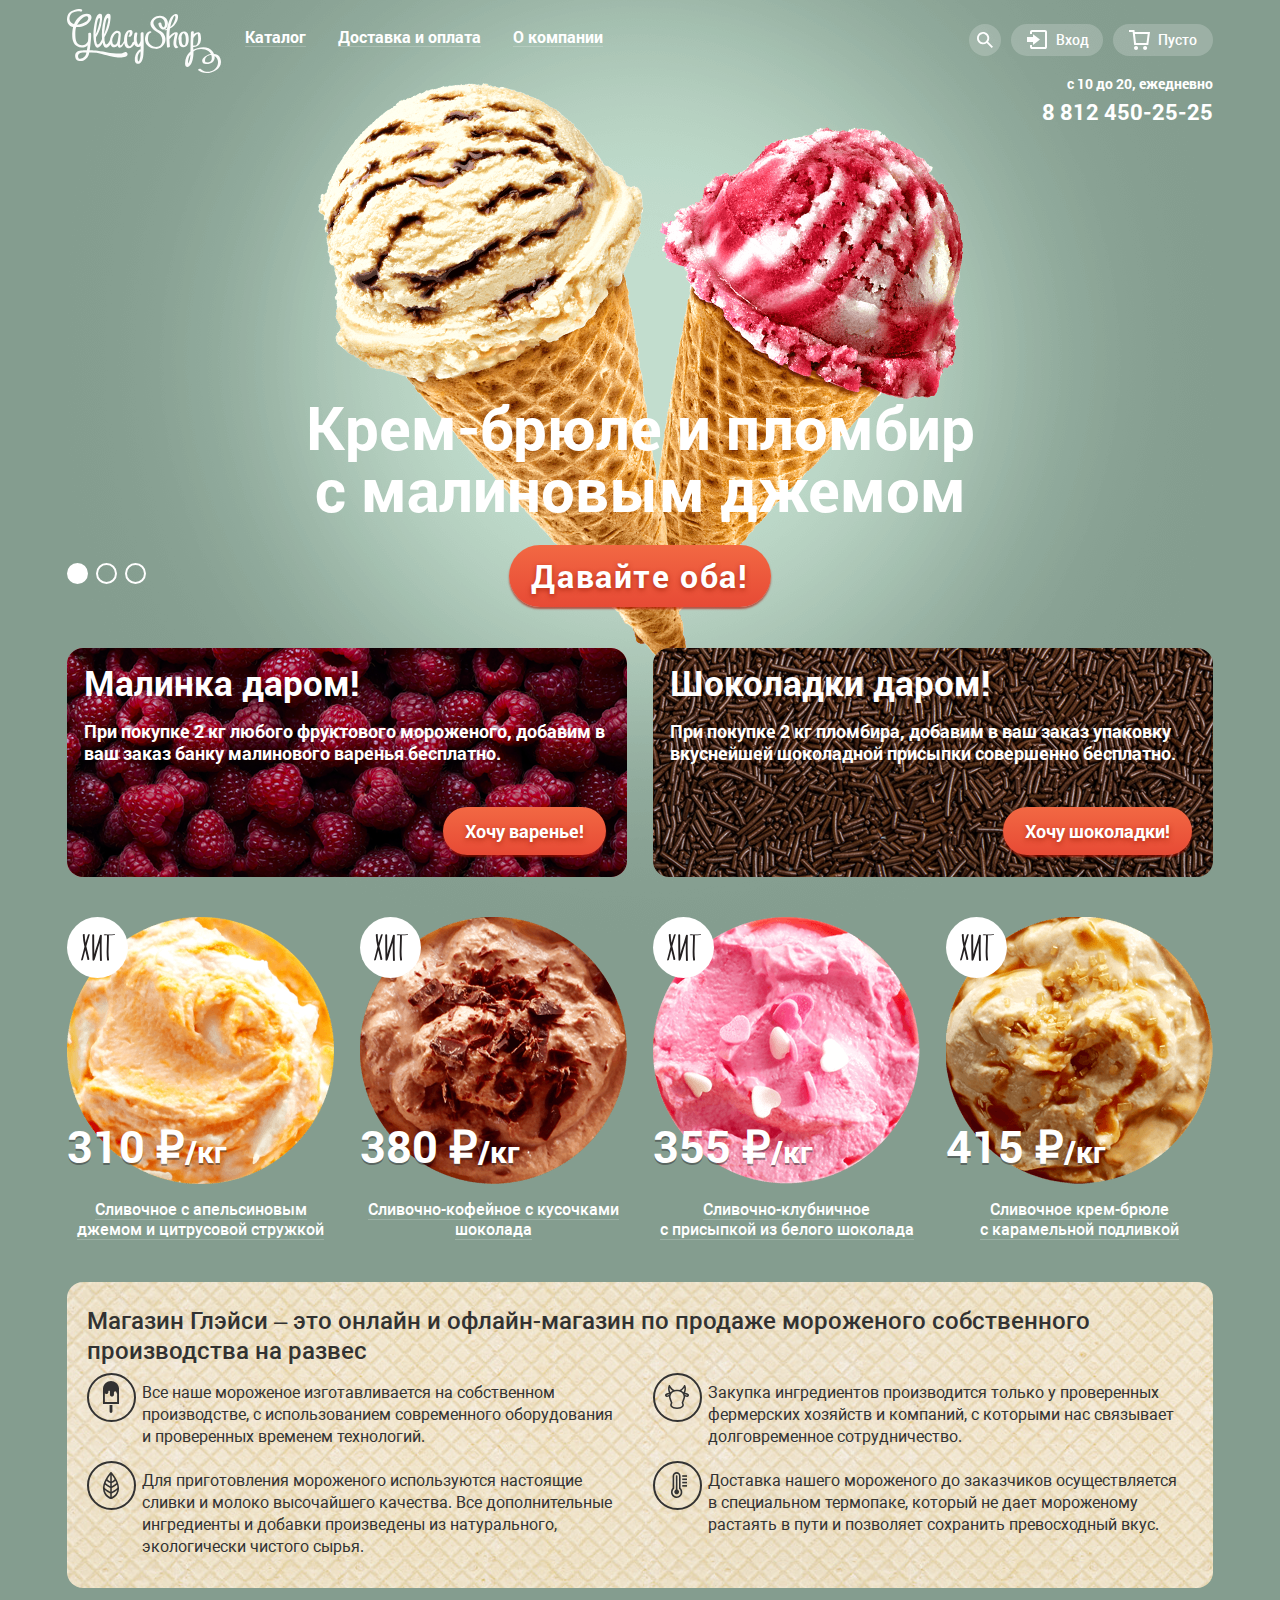
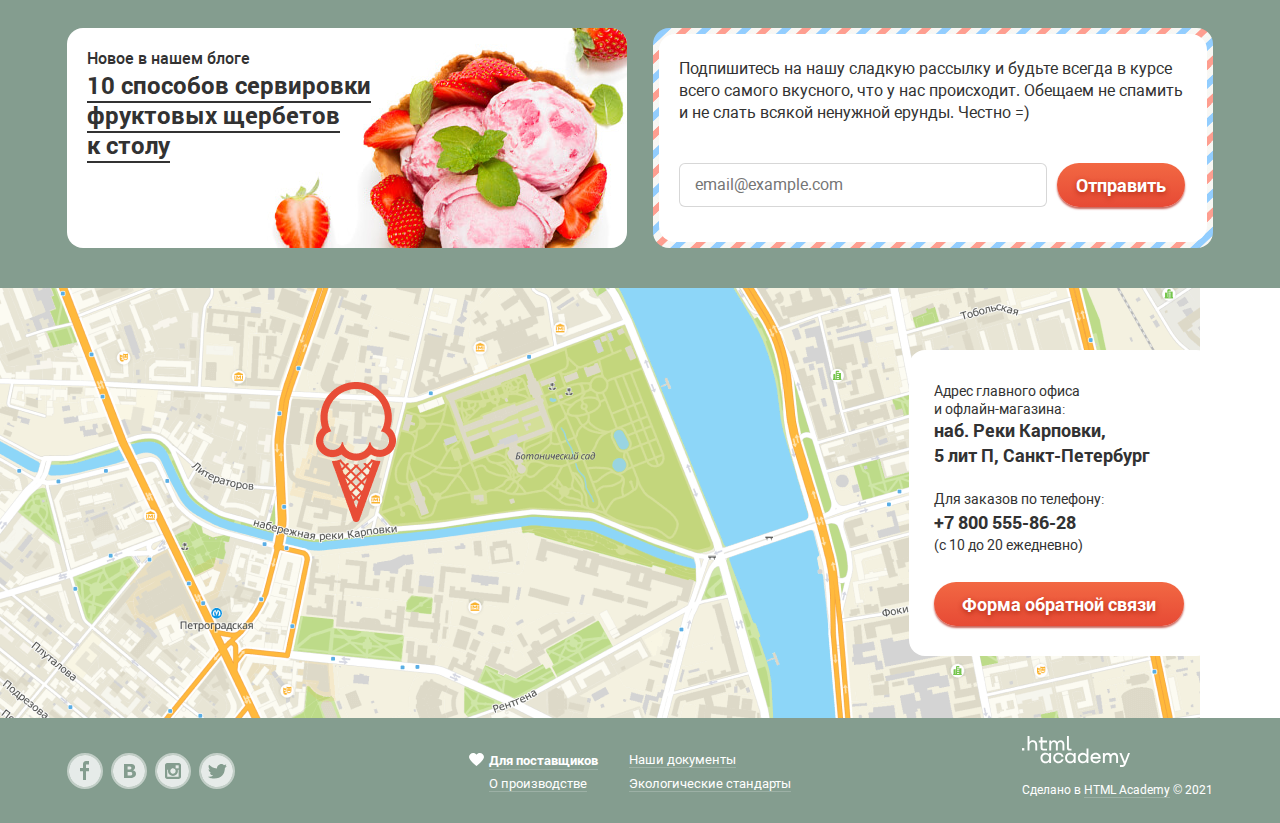
<file: index.html>
<!DOCTYPE html>
<html lang="ru" class="page">
  <head>
    <meta charset="utf-8">
    <link rel="stylesheet" href="css/normalize.css">
    <link rel="stylesheet" href="css/style_min.css">
    <link rel="icon" href="favicon.ico">
    <!--<link href="https://fonts.googleapis.com/css2?family=Roboto:wght@400;500;700&display=swap" rel="stylesheet">-->
    <title>Глейси: HTML Academy: </title>
  </head>

  <body class="page-body">
    <div class="site-wrapper site-wrapper-1">
      <div class="container">
        <header class="main-header container">
          <div class="site-navigation">
            <nav class="nav">
              <a href="#" class="logo-link">
                <svg width="154" height="64" viewBox="0 0 154 64" fill="none" xmlns="http://www.w3.org/2000/svg">
                  <path d="M59.3411 43.1507C58.6031 43.0641 57.8564 43.196 57.1891 43.5308C57.1891 43.5308 54.1865 46.1093 39.3332 43.1404C28.4134 40.9523 22.7384 41.1783 22.7384 41.1783C22.7384 41.1783 24.57 28.3371 24.0695 24.7415C24.0466 24.4763 23.9242 24.2306 23.7281 24.0562C23.532 23.8818 23.2777 23.7923 23.0186 23.8067C21.9276 23.8067 21.267 24.2382 21.267 24.834C21.3606 27.2614 21.277 29.6926 21.0168 32.1072C20.5634 33.3829 19.7122 34.4692 18.5955 35.1974C17.4788 35.9256 16.1591 36.255 14.8413 36.1342C10.087 35.7952 9.08615 32.2819 8.66578 29.8883C8.2454 27.4947 8.00519 20.807 9.2563 18.0744C9.2563 18.0744 16.4227 18.3312 20.9267 14.3864C25.4308 10.4416 25.1505 7.03093 23.0186 5.57217C20.8867 4.11341 15.8922 4.37024 12.0588 7.96577C9.85781 9.93907 8.11968 12.3973 6.97426 15.1569C6.97426 15.1569 1.33923 13.9241 2.63038 7.88359C4.00161 1.57599 12.3991 2.31564 12.3991 2.31564C14.1507 2.66492 14.2307 2.82929 14.8113 2.23346C15.3918 1.63763 15.8122 0.0966821 13.0597 0.00422536C10.3072 -0.0882313 2.04986 1.30889 0.46845 6.93848C-1.22306 12.9276 1.89973 17.2114 6.09348 17.8792C6.09348 17.8792 3.80143 28.2549 6.63396 33.3914C7.41915 35.0146 8.65661 36.3617 10.1892 37.2616C11.7218 38.1615 13.4804 38.5736 15.2417 38.4457C16.8931 38.4457 19.8157 37.5005 20.6465 36.1342C20.6465 36.1342 20.2561 39.812 19.9258 41.1475C19.9258 41.1475 12.9796 41.055 10.8077 42.1748C7.11439 44.178 7.88508 48.8727 9.30635 50.5369C10.5074 51.9546 14.1207 52.7251 16.733 51.4615C18.2281 50.723 19.5196 49.6125 20.4898 48.2309C21.46 46.8494 22.0781 45.2407 22.288 43.5513C26.5142 43.3281 30.748 43.7998 34.8292 44.9485C41.0047 46.8387 49.6024 48.6056 52.1847 48.6056C54.767 48.6056 60.1918 47.8454 60.5221 45.6367C60.7023 44.178 60.1718 43.4178 59.3411 43.1507ZM15.8722 8.81843C15.8722 8.81843 19.1552 6.25019 20.7266 7.85277C21.0794 8.24335 21.2828 8.75163 21.2993 9.28397C21.3159 9.81632 21.1445 10.3369 20.8166 10.7497C20.156 11.6332 18.4145 14.4275 10.1471 15.8143C10.1471 15.8143 12.7494 11.1298 15.8722 8.81843ZM16.1425 48.7905C16.1425 48.7905 11.6084 51.328 11.138 47.8865C10.9562 47.1689 11.0201 46.409 11.3189 45.7339C11.6177 45.0588 12.1333 44.5096 12.7795 44.178C13.5702 43.7773 14.6511 43.274 19.3653 43.4486C19.3125 44.5462 18.9891 45.6121 18.4254 46.5464C17.8617 47.4807 17.0762 48.2528 16.1425 48.7905Z" fill="#FBFCFB"/>
                  <path d="M73.6439 24.382C73.6439 26.7037 73.6439 29.0151 73.6439 31.3368C73.6439 31.3368 73.6439 31.419 73.6439 31.46C73.5647 32.3848 73.2694 33.2764 72.7831 34.0591C72.4757 34.6276 72.0763 35.1382 71.602 35.5692C71.0716 36.0418 70.7212 34.9837 70.5211 34.5419C69.1298 31.5525 69.8004 27.546 70.3409 24.4128C70.5911 22.9129 67.6285 23.3033 67.3983 24.6388C66.8584 27.3095 66.6732 30.043 66.8478 32.7647C66.5854 32.7859 66.3304 32.8637 66.0993 32.9929C65.8682 33.1221 65.6662 33.2999 65.5066 33.5146C64.9961 34.6344 63.5048 38.3532 61.6731 36.8636C60.352 35.8363 60.2118 33.0215 60.0717 31.4498C59.9123 29.2711 60.1916 27.082 60.8925 25.0189C60.8324 25.1935 62.0335 22.1116 62.5639 23.2622C62.7074 23.8105 62.7269 24.3852 62.6211 24.9424C62.5153 25.4997 62.2869 26.0248 61.9534 26.4777C60.382 27.6899 62.8242 28.1932 63.775 27.4536C65.5766 26.0667 66.7777 21.5877 63.705 21.0535C60.2319 20.4577 58.2601 24.0532 57.5294 26.9091C57.1421 28.5492 56.9738 30.2357 57.029 31.9223C56.5486 32.7853 54.9271 35.559 53.9763 36.0315C52.8553 36.6273 52.8753 35.7952 52.9153 35.261C52.9554 34.7269 53.4558 29.9705 53.726 26.7653C53.9629 25.4929 53.7871 24.1758 53.2256 23.0157C52.7952 22.1219 49.222 20.1187 46.0792 23.8786C44.3087 25.8622 43.2252 28.3898 42.9965 31.0697C42.7863 31.5011 42.5561 31.9634 42.2858 32.4668C40.7845 35.2919 38.8928 36.4835 38.2222 34.5214C37.5477 32.4775 37.2921 30.3125 37.4715 28.1624C39.8038 24.4569 41.5156 20.377 42.536 16.0917C44.0374 9.2499 43.7571 5.84954 42.9464 5.27426C42.1357 4.69897 38.6926 3.2813 36.6208 11.6949C35.0837 17.6814 34.5456 23.8919 35.0293 30.0629C34.7091 30.7615 34.3087 31.6039 33.7982 32.5593C32.2969 35.3843 30.4152 36.576 29.7346 34.6138C29.0736 32.567 28.8317 30.4021 29.024 28.2549C31.3562 24.5494 33.068 20.4695 34.0885 16.1841C35.6399 9.2499 35.3296 5.84954 34.5189 5.27426C33.7082 4.69897 30.2651 3.2813 28.2032 11.6949C26.1414 20.1084 25.731 29.2822 27.7028 35.446C27.7028 35.446 28.7838 38.9182 30.8056 38.6614C32.4771 38.4457 34.4688 36.7609 35.6399 33.6174C35.7723 34.2352 35.936 34.8456 36.1303 35.446C36.1303 35.446 37.2113 38.9182 39.2331 38.6614C40.6043 38.4868 42.2358 37.3054 43.3768 35.148C44.0874 37.028 45.6188 38.5792 47.5906 38.2299C50.263 37.7368 50.8134 36.2472 50.8134 36.2472C50.8134 36.2472 50.7634 38.6922 52.4749 38.6922C53.9963 38.6922 55.2074 37.7779 56.4084 35.446C56.8188 34.6549 57.059 34.1927 57.1891 33.9256C57.5395 36.1342 58.4303 38.0964 60.1918 38.8874C63.1945 40.2229 65.8169 37.6855 67.3582 35.1789C67.5558 35.7829 67.878 36.3361 68.303 36.8006C68.7279 37.2651 69.2455 37.63 69.8204 37.8704C70.4759 38.0818 71.1752 38.1045 71.8424 37.936C72.5095 37.7676 73.1188 37.4144 73.6038 36.915V40.5311C73.0551 40.5011 72.5114 40.6523 72.0524 40.9625C70.5201 42.253 69.3316 43.9212 68.5982 45.8112C67.8648 47.7013 67.6103 49.7513 67.8587 51.7697C67.9009 52.3158 68.0743 52.8426 68.3632 53.3032C68.6521 53.7638 69.0476 54.1438 69.5145 54.4093C69.9813 54.6749 70.5049 54.8176 71.0386 54.8249C71.5722 54.8321 72.0994 54.7037 72.5729 54.451C75.6757 53.0641 76.1461 48.2872 76.4063 45.3696C77.0369 38.3532 76.5464 31.0491 76.5464 24.0121C76.5464 22.7178 73.6439 23.3239 73.6439 24.382ZM30.2751 12.8763C30.9657 10.1539 31.6063 9.06498 32.2769 9.06498C32.9475 9.06498 33.2077 9.79436 32.7373 12.1469C31.8645 16.659 30.491 21.0536 28.6436 25.2449C28.6436 25.2449 29.5845 15.6089 30.2751 12.8763ZM38.7026 12.8763C39.3932 10.1539 40.0338 9.06498 40.6544 9.06498C41.2749 9.06498 41.5952 9.79436 41.1248 12.1469C40.6544 14.4994 39.123 21.0022 37.0311 25.2449C37.0311 25.2449 38.032 15.6089 38.7026 12.8763ZM51.5741 25.6866C51.4941 26.2825 51.1137 30.0937 50.5732 32.1483C50.0327 34.2029 49.6624 34.9323 48.041 35.6411C46.4195 36.35 45.5988 34.1824 45.5988 34.1824C44.4478 30.895 45.9891 28.0186 47.2703 26.0462C48.5514 24.0738 49.8426 23.8991 50.5832 23.9916C50.7568 24.036 50.9201 24.1152 51.0638 24.2244C51.2076 24.3337 51.3289 24.4709 51.4209 24.6284C51.513 24.7858 51.5739 24.9603 51.6001 25.1418C51.6264 25.3234 51.6176 25.5086 51.5741 25.6866ZM73.5638 44.178C73.6242 46.9398 73.0839 49.6807 71.9824 52.2012C71.2817 52.345 70.9815 52.0779 70.7413 50.9273C70.5761 49.8209 70.5761 48.6951 70.7413 47.5886C71.0686 45.5562 72.0479 43.6942 73.5237 42.298C73.5738 42.9452 73.5738 43.5719 73.5638 44.178Z" fill="#FBFCFB"/>
                  <path d="M92.3806 21.4747C91.0788 20.8853 89.9035 20.0372 88.9227 18.9793C87.9418 17.9214 87.1746 16.6746 86.6655 15.3109C85.3843 11.3867 89.5881 8.4897 92.9411 8.66434C96.2941 8.83898 98.0857 12.3832 97.9456 15.5575C97.8855 16.6772 97.1949 19.2044 95.8437 17.8895C94.9501 16.8485 94.4032 15.5422 94.2823 14.1604C94.0821 12.9173 91.1795 13.657 91.3797 14.9617C91.9602 18.7216 95.9037 22.8616 99.2868 18.927C99.9789 18.0362 100.466 16.9962 100.711 15.8848C100.955 14.7735 100.952 13.6197 100.701 12.5099C100.45 11.4 99.9568 10.363 99.2595 9.47639C98.5622 8.5898 97.6784 7.87669 96.6744 7.39049C94.4096 6.48529 91.905 6.43566 89.6078 7.25044C87.3107 8.06522 85.3703 9.6914 84.1332 11.8387C81.4008 16.8211 86.8857 21.6905 90.7692 23.4677C97.0047 26.8886 97.2349 37.9012 88.9475 37.9731C87.245 37.933 85.5951 37.3594 84.2193 36.3293C82.8436 35.2991 81.8077 33.8617 81.2506 32.21C80.6801 30.4841 80.9704 24.4539 83.2524 23.9916C85.0641 23.632 84.5736 21.937 82.802 22.2555C79.0887 22.9951 77.7175 27.9159 78.0778 31.3573C78.6583 36.8431 83.6628 39.9147 88.7173 39.8736C90.9535 39.9395 93.1417 39.2 94.9022 37.7833C96.6628 36.3666 97.8847 34.3621 98.3559 32.1175C98.7278 29.9065 98.3339 27.6317 97.2424 25.6876C96.151 23.7436 94.4309 22.2531 92.3806 21.4747Z" fill="#FBFCFB"/>
                  <path d="M110.977 37.7985C108.125 36.1959 109.756 30.0218 110.187 27.6488C110.467 26.1181 111.738 23.7553 109.696 23.2314C107.304 22.6356 104.461 24.9675 102.41 27.1968C102.408 24.6249 102.592 22.0565 102.96 19.5126C106.125 17.8918 108.659 15.2147 110.146 11.9209C111.448 9.2499 112.088 3.70249 107.684 5.32562C103.681 6.76384 102.309 11.4894 101.058 15.2801C100.586 16.7464 100.221 18.247 99.9674 19.7694C99.5682 19.9414 99.1606 20.0923 98.7463 20.2214C97.0848 20.7556 97.305 21.6699 98.9865 21.1357L99.7972 20.8686C98.9965 26.6318 99.537 32.6723 100.047 38.3327C100.047 38.8874 103.05 38.3327 102.94 37.5314C102.72 35.0042 102.53 32.4771 102.45 29.9705C102.691 29.8979 102.909 29.7595 103.08 29.5698C104.001 28.3831 105.034 27.2924 106.163 26.3133C106.463 26.0359 106.773 25.7791 107.084 25.5325L107.544 25.1833C108.215 24.6388 108.345 24.6285 107.924 25.1833C107.768 26.1629 107.56 27.1333 107.304 28.0905C106.753 31.1724 105.172 37.2232 108.645 39.1648C109.396 39.5551 112.098 38.4046 110.977 37.7985ZM104.481 13.0303C104.792 12.1161 105.202 11.212 105.582 10.3286C106.053 9.21908 107.314 5.42835 108.225 7.24667C108.955 8.69516 107.804 11.0682 107.294 12.4551C106.49 14.6234 105.102 16.5119 103.29 17.8997C103.582 16.2514 103.98 14.6248 104.481 13.0303Z" fill="#FBFCFB"/>
                  <path d="M121.737 30.5971C121.737 27.2173 121.367 22.8821 117.433 22.5226C113.119 22.1219 111.428 26.755 111.368 30.217C111.361 30.3395 111.392 30.4611 111.454 30.5657C111.517 30.6702 111.609 30.7528 111.718 30.8026C111.718 34.0386 112.479 38.2607 116.232 38.1888C120.416 38.1272 121.737 34.3776 121.737 30.5971ZM116.732 36.2267C114.29 35.1994 114.51 30.8745 114.671 28.7891C114.685 28.6843 114.671 28.5773 114.628 28.4808C114.585 28.3843 114.517 28.3024 114.43 28.2446C114.731 26.19 115.511 23.1081 117.293 24.6388C118.714 25.8921 118.744 28.9021 118.814 30.6382C118.874 31.8504 118.724 36.9869 116.742 36.2267H116.732Z" fill="#FBFCFB"/>
                  <path d="M153.265 49.1398C152.144 46.1812 149.682 45.0306 146.969 44.9074C146.667 44.1563 146.287 43.4401 145.838 42.7706C141.925 36.8225 132.637 37.6341 126.341 40.716C126.341 39.7812 126.251 38.8463 126.211 37.9115C127.463 38.0153 128.721 37.7863 129.862 37.2465C131.003 36.7067 131.99 35.8743 132.727 34.8296C134.398 32.3743 134.158 28.0186 133.497 25.2654C132.877 22.6767 130.415 23.1389 128.563 24.0019C127.882 24.333 127.254 24.7696 126.701 25.2963C126.701 24.608 126.811 23.9094 126.861 23.2417C126.972 21.6596 124.019 22.0603 123.919 23.4574C123.458 29.8164 123.619 36.1548 123.478 42.5035C121.702 44.0013 120.291 45.9041 119.358 48.0604C118.425 50.2166 117.996 52.5667 118.104 54.9235C118.104 57.2555 120.035 59.0327 122.107 57.3685C125 55.0879 125.881 50.5575 126.281 47.0955C126.445 45.5504 126.498 43.995 126.441 42.4419C128.698 40.9228 131.334 40.105 134.033 40.0868C136.732 40.0685 139.378 40.8507 141.655 42.3391C142.632 43.0474 143.415 44.0028 143.927 45.1128C142.326 45.4066 140.771 45.9179 139.303 46.6332C137.591 47.4756 135.049 49.4686 135.169 51.6978C135.149 52.4032 135.366 53.0941 135.784 53.655C136.201 54.216 136.793 54.613 137.461 54.7797C137.552 54.8272 137.65 54.8584 137.751 54.8721C143.897 55.8994 148.471 52.1703 147.59 46.9209C150.593 48.5954 151.704 52.4785 150.643 55.8173C148.251 63.3165 139.042 64.991 133.678 59.9778C133.097 59.4436 130.485 60.5736 130.945 61.0051C138.692 68.2681 157.989 61.5496 153.265 49.1398ZM123.298 47.3215C123.213 49.1354 122.827 50.9211 122.157 52.6018C121.907 53.1668 121.637 53.7113 121.346 54.2455C121.346 54.2455 121.086 54.3071 121.036 53.5058C121.032 50.6277 121.846 47.8109 123.378 45.4005C123.358 46.0374 123.338 46.6846 123.298 47.3215ZM126.431 28.974C126.489 28.9234 126.539 28.8646 126.581 28.7994C127.119 27.8692 127.757 27.0042 128.483 26.2208C129.007 25.6096 129.617 25.0831 130.294 24.6593C130.615 24.8237 130.945 25.6866 131.065 26.8475C131.375 29.7034 131.506 37.2232 127.122 36.5143C126.78 36.4987 126.438 36.5583 126.121 36.689C126.111 34.0797 126.251 31.532 126.431 28.974ZM139.523 53.362H139.463C137.781 52.9511 137.961 51.3074 138.182 50.1979C138.672 47.5989 141.755 46.2018 144.297 46.0888C145.588 49.787 144.597 54.2147 139.523 53.362Z" fill="#FBFCFB"/>
                  </svg>
              </a>
              <ul class="nav-list">
                <li class="nav-list_item nav-list_item-catalog">
                  <a href="blank.html" class="nav-list_link nav-list_link--cat">Каталог</a>
                  <ul class="dropdown_list">
                    <li><p class="new-prod">Новинки</p></li>
                    <li class="dropdown-list_item"><a class="dropdown_link" href="catalog.html" target="_blank">Сливочное</a></li>
                    <li class="dropdown-list_item"><a class="dropdown_link" href="blank.html">Щербеты</a></li>
                    <li class="dropdown-list_item"><a class="dropdown_link" href="blank.html">Фруктовый лед</a></li>
                    <li class="dropdown-list_item"><a class="dropdown_link" href="blank.html">Мелорин</a></li>
                  </ul>
                </li>
                <li class="nav-list_item">
                  <a href="blank.html"  class="nav-list_link">Доставка и оплата</a>
                </li>
                <li class="nav-list_item">
                  <a href="blank.html" class="nav-list_link">О компании</a>
                </li>
              </ul>
            </nav>
            <section class="general-links">
              <h2 class="visually-hidden">Общие элементы управления</h2>
              <section class="search">
                <h3 class="visually-hidden">Окно поиска</h3>
                <div class="search_popup search_popup-show">
                  <form  action="https://echo.htmlacademy.ru/" class="search-form" method="get" name="search-form">
                    <input type="search" class="search-input" id="input-search"  placeholder="Крем-брюле">
                    <label for="input-search" class="visually-hidden">Поиск</label>
                  </form>
                </div>
              </section>
              <section class="login-wrapper"  tabindex="0">
                <h3 class="visually-hidden">Вход на сайт</h3>
                <a href="blank.html" class="login-wrapper_link">
                  <span class="general-btn_name">Вход</span>
                </a>
                <div class="login_window login_window-show">
                  <form action="https://echo.htmlacademy.ru/" method="POST" name="login-form" class="login-form">
                    <input type="text" placeholder="email@example.com" class="login-input" id="input-login" name="login"  required>
                    <label for="input-login" class="visually-hidden" >Логин</label>
                    <input type="password" placeholder="******" class="pass-input" id="input-pass" name="password"  required>
                    <label for="input-pass" class="visually-hidden">Пароль</label>
                    <div class="login-controls_wrapper">
                      <button class="btn login-btn" type="submit">Войти</button>
                      <div class="login-controls_links">
                        <a href="blank.html" class="login-controls_link login-controls_link--forgot-pass">Забыли пароль?</a>
                        <a href="blank.html" class="login-controls_link login-controls_link--new-user">Новая регистрация</a>
                      </div>
                    </div>
                  </form>
                </div>
              </section>
              <section>
                <h3 class="visually-hidden">Корзина</h3>
                <a href="blank.html" class="cart-link cart-link_empty">
                  <span class="general-btn_name">Пусто</span>
                </a>
              </section>
            </section>
          </div>
          <span class="visually-hidden">Время работы</span>
          <p class="header-worktime">с 10 до 20, ежедневно</p>
          <p class="header-phone"><a href="tel:88124502525" class="header-phone_link">8 812 450-25-25</a></p>
        </header>
      </div>
        <main>
          <div class="container">
            <section class="slider">
              <h2 class="visually-hidden">Слайдер товаров</h2>
              <ul class="slider-list">
                <li class="slider-list_item slide-1 slide-current">
                  <h3>Крем-брюле и пломбир с&nbsp;малиновым джемом</h3>
                  <a href="blank.html" class="btn btn-choise">Давайте оба!</a>
                </li>
                <li class="slider-list_item slide-2 ">
                  <h3>Шоколадный пломбир и&nbsp;лимонный сорбет</h3>
                  <a href="blank.html" class="btn btn-choise">Давайте оба!</a>
                </li>
                <li class="slider-list_item slide-3">
                  <h3>Пломбир с помадкой и&nbsp;клубничный щербет</h3>
                  <a href="blank.html" class="btn btn-choise">Давайте оба!</a>
                </li>
              </ul>
              <div class="slider_controls">
                <button type="button" class="button-slide button-slide_1 button-slide_current" aria-label="Первый слайд"></button>
                <button type="button" class="button-slide button-slide_2" aria-label="Второй слайд"></button>
                <button type="button" class="button-slide button-slide_3" aria-label="Третий слайд"></button>
              </div>
            </section>
            <section class="extra">
              <h2 class="visually-hidden">Бонусы</h2>
              <ul class="extra-list">
                <li class="extra-list_item bonus-1">
                  <p class="extra-list_titel">Малинка даром!</p>
                  <p  class="extra-list_description">При покупке 2 кг любого фруктового мороженого, добавим в ваш заказ банку малинового варенья бесплатно.</p>
                  <a href="blank.html" class="btn btn-extra btn-extra_jam">Хочу варенье!</a>
                </li>
                <li class="extra-list_item bonus-2">
                  <p class="extra-list_titel">Шоколадки даром!</p>
                  <p class="extra-list_description">При покупке 2 кг пломбира, добавим в ваш заказ упаковку вкуснейшей шоколадной присыпки совершенно бесплатно.</p>
                  <a href="blank.html" class="btn btn-extra btn-extra_choco">Хочу шоколадки!</a>
                </li>
              </ul>
            </section>
            <section class="bestsellers">
              <h2 class="visually-hidden">Лидеры продаж</h2>
              <ul class="bestsellers-list">
                <li class="bestsellers-list_item  hit-1">
                  <div class="bestsellers-list_item-card">
                    <a href="blank.html" class="btn bestsellers-btn">Быстрый просмотр</a>
                  </div>
                  <img src="img/hit_1.png" alt="хит1" width="267" height="267" class="bestsellers-list_img">
                  <p class="bestsellers-list_item--price">310&nbsp;&#8381;<span class="bestsellers-list_item--weight">/кг</span>
                  <p class="bestsellers-list_description"><a href="blank.html" class="bestsellers-list_description--link">Сливочное с апельсиновым джемом и цитрусовой стружкой</a></p>
                </li>
                <li class="bestsellers-list_item hit-2">
                  <div class="bestsellers-list_item-card">
                    <a href="blank.html" class="btn bestsellers-btn">Быстрый просмотр</a>
                  </div>
                  <img src="img/hit_2.png" alt="хит2" width="267" height="267" class="bestsellers-list_img">
                  <p class="bestsellers-list_item--price">380 &#8381;<span class="bestsellers-list_item--weight">/кг</span>
                  <p class="bestsellers-list_description"><a href="blank.html" class="bestsellers-list_description--link">Сливочно-кофейное с кусочками шоколада</a></p>
                </li>
                <li class="bestsellers-list_item hit-3">
                  <div class="bestsellers-list_item-card">
                    <a href="blank.html" class="btn bestsellers-btn">Быстрый просмотр</a>
                  </div>
                  <img src="img/hit_3.png" alt="хит3" width="267" height="267" class="bestsellers-list_img">
                  <p class="bestsellers-list_item--price">355 &#8381;<span Class="bestsellers-list_item--weight">/кг</span>
                  <p class="bestsellers-list_description"><a href="blank.html" class="bestsellers-list_description--link">Сливочно-клубничное<br>с&nbsp;присыпкой из белого шоколада</a></p>
                </li>
                <li class="bestsellers-list_item hit-4">
                  <div class="bestsellers-list_item-card">
                    <a href="blank.html" class="btn bestsellers-btn">Быстрый просмотр</a>
                  </div>
                  <img src="img/hit_4.png" alt="хит4" width="267" height="267" class="bestsellers-list_img">
                  <p class="bestsellers-list_item--price">415 &#8381;<span Class="bestsellers-list_item--weight">/кг</span>
                  <p class="bestsellers-list_description"><a href="blank.html" class="bestsellers-list_description--link">Сливочное крем-брюле с&nbsp;карамельной подливкой</a></p>
                </li>
              </ul>
            </section>
            <section class="features">
              <h2 class="visually-hidden">Наши преимущества</h2>
              <div class="features_wrapper">
                <h1 class="page-title">Магазин Глэйси – это онлайн и офлайн-магазин по продаже мороженого собственного производства на развес</h1>
                <ul class="features-list">
                  <li class="features-list_item">
                    <p  class="features-list_deccription">Все наше мороженое изготавливается на собственном производстве, с использованием современного оборудования и проверенных временем технологий.</p>
                  </li>
                  <li class="features-list_item feature-2">
                    <p  class="features-list_deccription">Закупка ингредиентов производится только у проверенных фермерских хозяйств и компаний, с которыми нас связывает долговременное сотрудничество.</p>
                  </li>
                  <li class="features-list_item feature-3">
                    <p  class="features-list_deccription">Для приготовления мороженого используются настоящие сливки и молоко высочайшего качества. Все дополнительные ингредиенты и добавки произведены из натурального, экологически чистого сырья.</p>
                  </li>
                  <li class="features-list_item feature-4">
                    <p  class="features-list_deccription">Доставка нашего мороженого до заказчиков осуществляется в&nbsp;специальном термопаке, который не дает мороженому растаять в пути и позволяет сохранить превосходный вкус.</p>
                  </li>
                </ul>
              </div>
            </section>
            <section class="info">
              <h2 class="visually-hidden">Новости и подписка</h2>
              <div class="info_wrapper">
                <article class="blog">
                  <h3 class="visually-hidden">Блог</h3>
                  <p class="blog_titel">Новое в нашем блоге</p>
                  <a href="blank.html" class="blog_link"><span class="blog_news">10 способов сервировки<br> фруктовых щербетов<br>к столу</span></a>
                </article>
                  <form action="https://echo.htmlacademy.ru/" method="POST" class="subscribe-form">
                    <div class="subscribe-form_inner">
                      <label for="subscribe" class="subscribe-form_label">Подпишитесь на нашу сладкую рассылку и будьте всегда в курсе всего самого вкусного, что у нас происходит. Обещаем не&nbsp;спамить и не слать всякой ненужной ерунды. Честно =)</label>
                      <input type="email" id="subscribe" placeholder="email@example.com" name="new_subscriber" class="input-field subscribe-form_input"  required>
                      <button type="submit" class="btn subscribe-btn">Отправить</button>
                    </div>
                  </form>
              </div>
            </section>
          </div>
          <section class="contacts">
            <h2 class="visually-hidden">Котакты</h2>
            <div class="map-wrapper">
              <div class="container contacts-container" >

                <div class="contacts_wrapper">
                    <p class="contacts_address">Адрес главного офиса<br> и офлайн-магазина:</p>
                    <p class="contacts_address--value">наб. Реки Карповки,<br>5 лит П, Санкт-Петербург</p>
                    <p class="contacts_phone">Для заказов по телефону:</p>
                    <a class="contacts_phone--link" href="tel:88124502525">+7 800 555-86-28</a>
                    <p class="contacts_phone contacts_working-time">(с 10 до 20 ежедневно)</p>
                    <a href="blank.html" class="btn relation-btn">Форма обратной связи</a>
                </div>
              </div>
              <div class="yndex-map" id="map"></div>
              <!--<script type="text/javascript" charset="utf-8" async src="https://api-maps.yandex.ru/services/constructor/1.0/js/?um=constructor%3A23b82a556f74aa21f55468405704962cda9c38914519eb89e6a4741c90abecb7&amp;width=100%25&amp;height=100%&amp;lang=ru_RU&amp;scroll=false"></script>-->
              <!--<iframe src="https://yandex.ru/map-widget/v1/?um=constructor%3A23b82a556f74aa21f55468405704962cda9c38914519eb89e6a4741c90abecb7&amp;source=constructor" width="4000px" height="400"></iframe>-->
            </div>
            <div class="multyplay-layer"></div>
            <section class="feedback">
              <h4>Мы обязательно вам ответим!</h4>
              <button type="button" class="feedeback_close-btn"></button>
              <form action="https://echo.htmlacademy.ru/" class="feedback-form" method="POST">
                <input type="text" class="input-field feedback_input-name" name="feedback-name" placeholder="Имя Фамилия:" id="input-feedbackname">
                <label for="input-feedbackname" class="visually-hidden">Имя Фамилия</label>
                <input type="email" class="input-field feedback_input-name" name="feedback-email" placeholder="email@example.com" id="input-feedbackemail">
                <label for="input-feedbackemail" class="visually-hidden">Электронная почта</label>
                <textarea name="feedback-text" class="feedback-text" placeholder="В свободной форме" id="feedback-text"></textarea>
                <label for="feedback-text" class="visually-hidden">Напишите свой текст</label>
                <button type="submit" class="btn feedback-btn">Отправить</button>
              </form>
            </section>
          </section>
        </main>
        <footer class="main-footer container">
          <section class="social">
            <h2 class="visually-hidden">Мы в социальных сетях</h2>
            <ul class="social-list">
              <li class="social-list_item">
                <a href="blank.html"  class="social-list_link">
                  <svg width="36" height="36" viewBox="0 0 36 36" fill="none" xmlns="http://www.w3.org/2000/svg">
                    <path d="M18 35C27.3888 35 35 27.3888 35 18C35 8.61116 27.3888 1 18 1C8.61116 1 1 8.61116 1 18C1 27.3888 8.61116 35 18 35Z" stroke="white" stroke-opacity="0.5" stroke-width="2"/>
                    <path d="M18 2C14.8355 2 11.7421 2.93838 9.11088 4.69649C6.4797 6.45459 4.42894 8.95345 3.21793 11.8771C2.00693 14.8007 1.69008 18.0177 2.30744 21.1214C2.92481 24.2251 4.44866 27.0761 6.6863 29.3137C8.92394 31.5513 11.7749 33.0752 14.8786 33.6926C17.9823 34.3099 21.1993 33.9931 24.1229 32.7821C27.0466 31.5711 29.5454 29.5203 31.3035 26.8891C33.0616 24.2579 34 21.1645 34 18C34 13.7565 32.3143 9.68687 29.3137 6.68629C26.3131 3.68571 22.2435 2 18 2ZM22.06 11.45H19V14.9H22V18.34H19V27H16V18.34H13V14.9H16V11.45C15.9449 10.5957 16.2291 9.75426 16.7908 9.1083C17.3525 8.46234 18.1464 8.06407 19 8H22V11.45H22.06Z" fill="white" fill-opacity="0.8"/>
                    </svg>
                </a>
              </li>
              <li class="social-list_item">
                <a href="blank.html" class="social-list_link">
                  <svg width="36" height="36" viewBox="0 0 36 36" fill="none" xmlns="http://www.w3.org/2000/svg">
                    <path d="M18 35C27.3888 35 35 27.3888 35 18C35 8.61116 27.3888 1 18 1C8.61116 1 1 8.61116 1 18C1 27.3888 8.61116 35 18 35Z" stroke="white" stroke-opacity="0.5" stroke-width="2"/>
                    <path d="M18.64 16.49C18.9652 16.4904 19.2875 16.4293 19.59 16.31C19.8645 16.2077 20.0922 16.0085 20.23 15.75C20.3343 15.4964 20.3854 15.2241 20.38 14.95C20.376 14.7057 20.3143 14.4659 20.2 14.25C20.0714 14.0066 19.8523 13.8235 19.59 13.74C19.2687 13.627 18.9306 13.5695 18.59 13.57H16.59V16.57H17.16C17.75 16.52 18.24 16.51 18.64 16.49Z" fill="white" fill-opacity="0.8"/>
                    <path d="M20.12 19.08C19.751 19.0101 19.3752 18.9832 19 19H16.61V22.5H19.06C19.4757 22.4953 19.8865 22.4104 20.27 22.25C20.591 22.1392 20.8632 21.9199 21.04 21.63C21.1865 21.3527 21.2621 21.0436 21.26 20.73C21.2753 20.3782 21.1848 20.0298 21 19.73C20.7922 19.4167 20.4806 19.1865 20.12 19.08Z" fill="white" fill-opacity="0.8"/>
                    <path d="M18 2C14.8355 2 11.7421 2.93838 9.11088 4.69649C6.4797 6.45459 4.42894 8.95345 3.21793 11.8771C2.00693 14.8007 1.69008 18.0177 2.30744 21.1214C2.92481 24.2251 4.44866 27.0761 6.6863 29.3137C8.92394 31.5513 11.7749 33.0752 14.8786 33.6926C17.9823 34.3099 21.1993 33.9931 24.1229 32.7821C27.0466 31.5711 29.5454 29.5203 31.3035 26.8891C33.0616 24.2579 34 21.1645 34 18C34 13.7565 32.3143 9.68687 29.3137 6.68629C26.3131 3.68571 22.2435 2 18 2ZM24.6 22.53C24.3376 23.056 23.9537 23.5119 23.48 23.86C22.9342 24.2714 22.3122 24.5705 21.65 24.74C20.8286 24.9383 19.9848 25.029 19.14 25.01H13V11H18.45C19.2781 10.9868 20.1063 11.0235 20.93 11.11C21.473 11.194 21.9994 11.3627 22.49 11.61C22.9868 11.8462 23.4013 12.2258 23.68 12.7C23.9455 13.1728 24.0801 13.7079 24.07 14.25C24.0819 14.8916 23.8931 15.5209 23.53 16.05C23.1452 16.588 22.6142 17.0045 22 17.25V17.32C22.8272 17.4588 23.5898 17.8541 24.18 18.45C24.7295 19.0712 25.0163 19.8815 24.98 20.71C25.0043 21.3386 24.8738 21.9636 24.6 22.53Z" fill="white" fill-opacity="0.8"/>
                    </svg>
                </a>
              </li>
              <li class="social-list_item">
                <a href="blank.html" class="social-list_link instagram">
                  <svg width="36" height="36" viewBox="0 0 36 36" fill="none" xmlns="http://www.w3.org/2000/svg">
                    <path d="M18 35C27.3888 35 35 27.3888 35 18C35 8.61116 27.3888 1 18 1C8.61116 1 1 8.61116 1 18C1 27.3888 8.61116 35 18 35Z" stroke="white" stroke-opacity="0.5" stroke-width="2"/>
                    <path d="M22.92 18C22.92 19.3155 22.3974 20.5771 21.4673 21.5072C20.5371 22.4374 19.2755 22.96 17.96 22.96C16.6445 22.96 15.3829 22.4374 14.4528 21.5072C13.5226 20.5771 13 19.3155 13 18C13.001 17.6158 13.048 17.233 13.14 16.86H12.24V23.7H23.64V16.86H22.74C22.8406 17.2325 22.901 17.6147 22.92 18Z" fill="white" fill-opacity="0.8"/>
                    <path d="M18 20.66C18.5252 20.656 19.0375 20.4967 19.4723 20.202C19.9071 19.9073 20.245 19.4905 20.4432 19.0042C20.6415 18.5178 20.6913 17.9836 20.5864 17.4689C20.4816 16.9542 20.2266 16.4821 19.8539 16.1121C19.4811 15.7421 19.0071 15.4908 18.4916 15.3897C17.9762 15.2887 17.4424 15.3425 16.9575 15.5445C16.4726 15.7464 16.0584 16.0873 15.7669 16.5243C15.4755 16.9613 15.32 17.4748 15.32 18C15.3213 18.3506 15.3917 18.6976 15.5271 19.021C15.6625 19.3444 15.8602 19.638 16.1091 19.8851C16.358 20.1321 16.653 20.3276 16.9775 20.4606C17.3019 20.5936 17.6494 20.6613 18 20.66Z" fill="white" fill-opacity="0.8"/>
                    <path d="M23.68 12.3H20.64V15.34H23.68V12.3Z" fill="white" fill-opacity="0.8"/>
                    <path d="M18 2C14.8355 2 11.7421 2.93838 9.11088 4.69649C6.4797 6.45459 4.42894 8.95345 3.21793 11.8771C2.00693 14.8007 1.69008 18.0177 2.30744 21.1214C2.92481 24.2251 4.44866 27.0761 6.6863 29.3137C8.92394 31.5513 11.7749 33.0752 14.8786 33.6926C17.9823 34.3099 21.1993 33.9931 24.1229 32.7821C27.0466 31.5711 29.5454 29.5203 31.3035 26.8891C33.0616 24.2579 34 21.1645 34 18C34 13.7565 32.3143 9.68687 29.3137 6.68629C26.3131 3.68571 22.2435 2 18 2ZM26 23.7C26.0027 24.0045 25.9444 24.3064 25.8285 24.588C25.7127 24.8696 25.5416 25.1251 25.3253 25.3395C25.1091 25.5539 24.8521 25.7228 24.5695 25.8362C24.2869 25.9497 23.9845 26.0054 23.68 26H12.28C11.9793 25.9987 11.6818 25.9382 11.4044 25.8219C11.1271 25.7056 10.8754 25.5358 10.6637 25.3222C10.4519 25.1086 10.2844 24.8554 10.1705 24.5771C10.0566 24.2988 9.99869 24.0007 10 23.7V12.3C9.99869 11.9993 10.0566 11.7012 10.1705 11.4229C10.2844 11.1446 10.4519 10.8914 10.6637 10.6778C10.8754 10.4642 11.1271 10.2944 11.4044 10.1781C11.6818 10.0618 11.9793 10.0013 12.28 10H23.67C23.9749 9.99467 24.2778 10.0503 24.561 10.1636C24.8441 10.2769 25.1017 10.4457 25.3188 10.6599C25.5358 10.8742 25.7079 11.1296 25.8249 11.4112C25.9418 11.6929 26.0014 11.995 26 12.3V23.7Z" fill="white" fill-opacity="0.8"/>
                    </svg>
                </a>
              </li>
              <li class="social-list_item">
                <a href="social-list_link.html" class="social-list_link">
                  <svg width="36" height="36" viewBox="0 0 36 36" fill="none" xmlns="http://www.w3.org/2000/svg">
                    <path d="M18 35C27.3888 35 35 27.3888 35 18C35 8.61116 27.3888 1 18 1C8.61116 1 1 8.61116 1 18C1 27.3888 8.61116 35 18 35Z" stroke="white" stroke-opacity="0.5" stroke-width="2"/>
                    <path d="M18 2C14.8355 2 11.7421 2.93838 9.11088 4.69649C6.4797 6.45459 4.42894 8.95345 3.21793 11.8771C2.00693 14.8007 1.69008 18.0177 2.30744 21.1214C2.92481 24.2251 4.44866 27.0761 6.6863 29.3137C8.92394 31.5513 11.7749 33.0752 14.8786 33.6926C17.9823 34.3099 21.1993 33.9931 24.1229 32.7821C27.0466 31.5711 29.5454 29.5203 31.3035 26.8891C33.0616 24.2579 34 21.1645 34 18C34 13.7565 32.3143 9.68687 29.3137 6.68629C26.3131 3.68571 22.2435 2 18 2ZM25.94 14.81C25.69 21.33 22.48 25.64 14.94 25.51H14.46C14.01 25.51 9.91001 25.07 9.11001 23.69C10.8989 23.9555 12.7228 23.5494 14.23 22.55C13.18 22.26 11.31 22.09 10.98 19.7C11.3928 19.8642 11.8441 19.9058 12.28 19.82C11 19 9.53001 18.3 9.61001 16.17C10.028 16.4893 10.5445 16.652 11.07 16.63C10.3 16.4 8.92001 13.39 10.07 11.85C12.07 13.64 14.14 15.33 17.87 15.49C18.1 13.28 19.11 11.79 21.04 11.17C21.7375 10.9333 22.4908 10.9157 23.1986 11.1195C23.9065 11.3232 24.5351 11.7387 25 12.31C25.74 12.08 26.45 11.84 27.19 11.62C27.1758 11.9571 27.0846 12.2865 26.9234 12.5829C26.7622 12.8793 26.5353 13.1349 26.26 13.33C26.5167 13.3601 26.7768 13.3336 27.0221 13.2524C27.2674 13.1712 27.492 13.0372 27.68 12.86C27.5628 13.2985 27.3443 13.7034 27.0421 14.0421C26.7399 14.3808 26.3624 14.6438 25.94 14.81Z" fill="white" fill-opacity="0.8"/>
                    </svg>
                </a>
              </li>
            </ul>
          </section>
          <section class="aboutus">
            <h2 class="visually-hidden">О нас</h2>
            <ul class="aboutus-list">
              <li class="aboutus-list_item"><a href="blank.html" class="aboutus_link aboutus_link--provider">Для поставщиков</a></li>
              <li class="aboutus-list_item"><a href="blank.html" class="aboutus_link">Наши документы</a></li>
              <li class="aboutus-list_item"><a href="blank.html" class="aboutus_link">О производстве</a></li>
              <li class="aboutus-list_item"><a href="blank.html" class="aboutus_link">Экологические стандарты</a></li>
            </ul>
          </section>
          <section class="copyright">
            <h2 class="visually-hidden">Авторские права</h2>
            <!--<div class="copyright-logo_wrapper">-->
              <a href="https://htmlacademy.ru/profession/frontender" target="_blank" class="copyright-logo_link">
                <svg width="108" height="31" viewBox="0 0 108 31" fill="none" xmlns="http://www.w3.org/2000/svg">
                  <path d="M0 12.0992V14.519H2.31069V12.0992H0Z" fill="white"/>
                  <path d="M10.949 4.25489C9.48224 4.25489 8.29677 4.92034 7.55332 5.88828H7.47295V0H5.56414V14.519H7.47295V9.53821C7.47295 7.54184 8.71872 6.1101 10.5472 6.1101C12.2752 6.1101 13.2798 7.40068 13.2798 9.13489V14.519H15.1887V8.79209C15.1887 6.02943 13.4807 4.25489 10.949 4.25489Z" fill="white"/>
                  <path d="M25.023 4.53723H20.5022V1.00829H18.5934V4.53723H16.785V6.39244H18.5934V12.0186C18.5934 13.6318 19.4975 14.5191 21.1251 14.5191H25.023V12.6437H21.5069C20.8639 12.6437 20.5022 12.2807 20.5022 11.6556V6.39244H25.023V4.53723Z" fill="white"/>
                  <path d="M38.6588 4.27505C37.1316 4.27505 35.9664 5.02116 35.3234 6.21092H35.2631C34.6804 5.04134 33.5954 4.27505 32.1086 4.27505C30.7824 4.27505 29.7777 4.98083 29.175 5.96895H29.0946V4.5372H27.2662V14.519H29.175V9.39705C29.175 7.52166 30.1594 6.15043 31.6464 6.1101C33.0528 6.06977 33.8767 7.07804 33.8767 8.59043V14.519H35.7855V9.23572C35.7855 6.99737 37.1117 6.1101 38.257 6.1101C39.6434 6.1101 40.4673 7.07804 40.4673 8.59043V14.519H42.3759V8.38878C42.3759 5.96894 41.0096 4.27505 38.6588 4.27505Z" fill="white"/>
                  <path d="M44.9629 11.9379C44.9629 13.5713 45.8872 14.519 47.595 14.519H49.4837V12.6638H47.8763C47.2333 12.6638 46.8715 12.3008 46.8715 11.6757V0H44.9629V11.9379Z" fill="white"/>
                  <path d="M27.1737 18.511H27.0933C26.3485 17.5086 25.1409 16.807 23.5305 16.787C20.5715 16.7469 18.4579 18.932 18.4579 22.0192C18.4579 25.1265 20.6117 27.3116 23.5104 27.2715C25.1608 27.2514 26.3485 26.5097 27.0933 25.4471H27.1737V26.9907H29.066V17.0676H27.1737V18.511ZM23.7921 25.4272C21.6987 25.4272 20.3702 23.9035 20.3702 22.0192C20.3702 20.1348 21.6987 18.6112 23.7921 18.6112C25.8251 18.6112 27.1538 20.1348 27.1538 22.0192C27.1538 23.8836 25.8251 25.4272 23.7921 25.4272Z" fill="white"/>
                  <path d="M41.5618 20.676C41.0988 18.4307 39.1061 16.7869 36.4894 16.7869C33.3292 16.7869 31.2156 19.0923 31.2156 22.0191C31.2156 24.9459 33.3292 27.2715 36.4894 27.2715C39.1061 27.2715 41.0988 25.5875 41.5618 23.3222H39.5691C39.1666 24.5852 37.9789 25.4471 36.5095 25.4471C34.4563 25.4471 33.1277 23.9035 33.1277 22.0191C33.1277 20.1347 34.4563 18.6112 36.5095 18.6112C38.0392 18.6112 39.1666 19.5133 39.5691 20.676H41.5618Z" fill="white"/>
                  <path d="M51.7847 18.511H51.7043C50.9595 17.5086 49.7517 16.807 48.1413 16.787C45.1824 16.7469 43.0688 18.932 43.0688 22.0192C43.0688 25.1265 45.2227 27.3116 48.1211 27.2715C49.7718 27.2514 50.9595 26.5097 51.7043 25.4471H51.7847V26.9907H53.6768V17.0676H51.7847V18.511ZM48.4031 25.4272C46.3095 25.4272 44.9811 23.9035 44.9811 22.0192C44.9811 20.1348 46.3095 18.6112 48.4031 18.6112C50.4361 18.6112 51.7645 20.1348 51.7645 22.0192C51.7645 23.8836 50.4361 25.4272 48.4031 25.4272Z" fill="white"/>
                  <path d="M64.5422 18.6111H64.4618C63.717 17.5486 62.4688 16.8069 60.8786 16.7869C57.9802 16.7468 55.8263 18.9319 55.8263 22.0391C55.8263 25.1264 57.9399 27.3115 60.8988 27.2715C62.4688 27.2513 63.717 26.5497 64.4416 25.5474H64.5422V26.9906H66.4343V12.557H64.5422V18.6111ZM61.1606 25.447C59.067 25.447 57.7386 23.9236 57.7386 22.0391C57.7386 20.1547 59.067 18.6312 61.1606 18.6312C63.1937 18.6312 64.5221 20.1748 64.5221 22.0391C64.5221 23.9236 63.1937 25.447 61.1606 25.447Z" fill="white"/>
                  <path d="M73.6387 16.7869C70.5791 16.7869 68.4855 19.1324 68.4855 22.0392C68.4855 24.8658 70.4583 27.2715 73.6788 27.2715C76.0138 27.2715 77.8859 26.0085 78.5502 23.9035H76.5573C76.1146 24.8458 75.0478 25.4471 73.7595 25.4471C71.9479 25.4471 70.6596 24.2443 70.5186 22.7007H78.7515C79.0131 19.393 76.9399 16.7869 73.6387 16.7869ZM73.5983 18.6112C75.1885 18.6112 76.3762 19.5935 76.6781 21.0168H70.5589C70.8407 19.6135 72.0283 18.6112 73.5983 18.6112Z" fill="white"/>
                  <path d="M92.3175 16.807C90.7878 16.807 89.6204 17.5487 88.9762 18.7314H88.9157C88.3321 17.5687 87.2451 16.807 85.7555 16.807C84.4271 16.807 83.4205 17.5086 82.8167 18.4909H82.7363V17.0676H80.9045V26.9907H82.8167V21.8988C82.8167 20.0345 83.8031 18.6713 85.2927 18.6312C86.7015 18.5911 87.527 19.5935 87.527 21.097V26.9907H89.4393V21.7385C89.4393 19.5133 90.7677 18.6312 91.915 18.6312C93.3039 18.6312 94.1292 19.5935 94.1292 21.097V26.9907H96.0414V20.8965C96.0414 18.4909 94.6727 16.807 92.3175 16.807Z" fill="white"/>
                  <path d="M102.887 25.407L99.4652 17.0675H97.3517L101.901 27.933L101.881 27.9731C101.559 28.7949 101.196 29.0956 100.311 29.0956H97.9557V31H100.311C102.042 31 102.968 30.2182 103.612 28.5342L108 17.0675H106.047L102.887 25.407Z" fill="white"/>
                  </svg>
              </a>
            <!--</div>-->
            <p class="copyright_description">Сделано в <a href="https://htmlacademy.ru/profession/frontender" target="_blank" class="copyright_link">HTML Academy</a> &#169; 2021</p>
          </section>
        </footer>
      </div>
      <script src="https://api-maps.yandex.ru/2.1/?lang=ru_RU&amp;apikey=e3d84fc2-05d4-40a2-bc88-77863b12a1cf"></script>
      <script src="js/min_icon_customimages.js"></script>
      <script src="js/min_feedback_form.js"></script>
      <script src="js/slider_min.js"></script>
  </body>
</html>
</file>
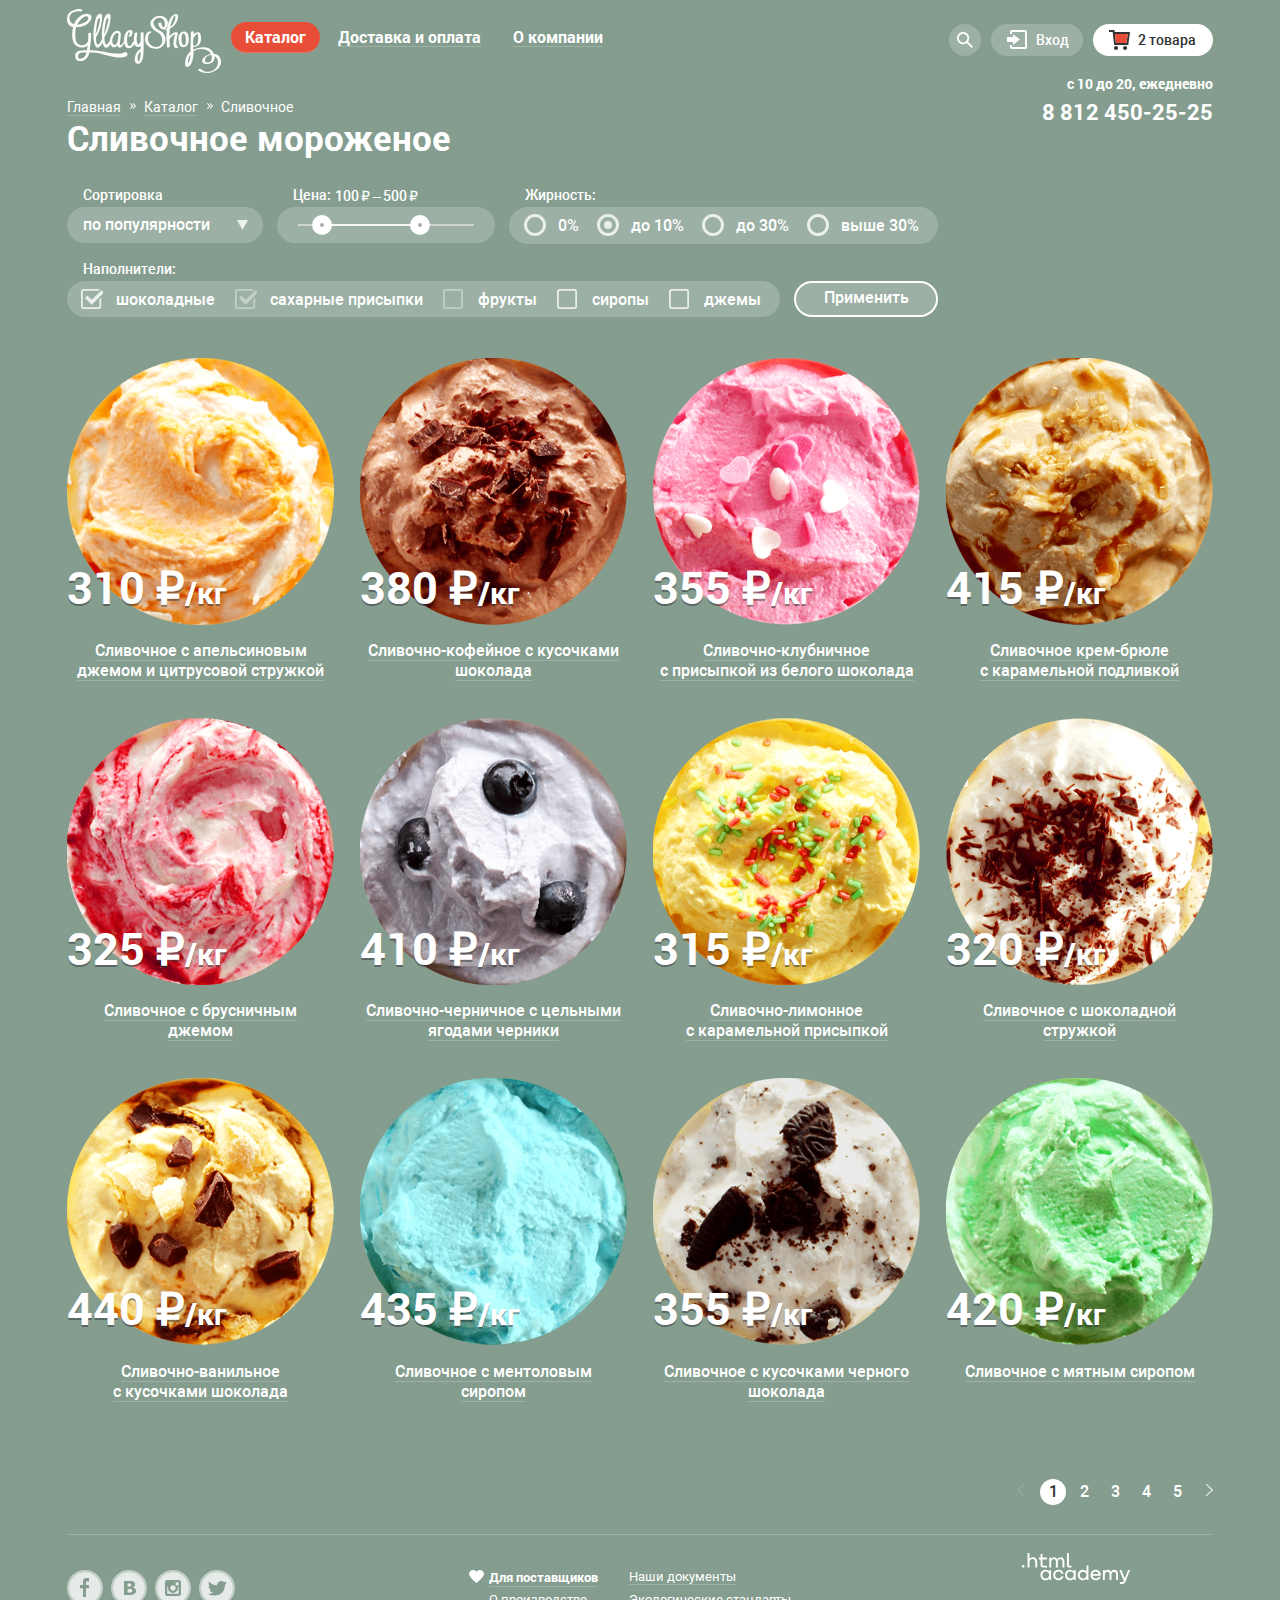
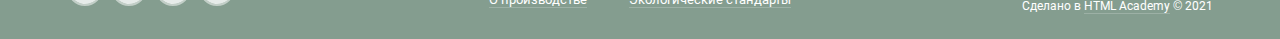
<file: catalog.html>
<!DOCTYPE html>
<html lang="ru">

<head>
  <meta charset="utf-8">
  <link rel="stylesheet" href="css/normalize.css">
  <link rel="stylesheet" href="css/style_min.css">
  <link rel="preconnect" href="https://fonts.gstatic.com">
  <link href="https://fonts.googleapis.com/css2?family=Roboto:wght@400;500;700&display=swap" rel="stylesheet">
  <title>Каталог: Глейси</title>
</head>

<body class="page-body">
  <div class="catalog-wrapper">
    <div class="container">
      <header class="main-header">
        <div class="site-navigation">
          <nav class="nav">
            <a href="index.html" class="logo-link">
              <svg width="154" height="64" viewBox="0 0 154 64" fill="none" xmlns="http://www.w3.org/2000/svg">
                <path
                  d="M59.3411 43.1507C58.6031 43.0641 57.8564 43.196 57.1891 43.5308C57.1891 43.5308 54.1865 46.1093 39.3332 43.1404C28.4134 40.9523 22.7384 41.1783 22.7384 41.1783C22.7384 41.1783 24.57 28.3371 24.0695 24.7415C24.0466 24.4763 23.9242 24.2306 23.7281 24.0562C23.532 23.8818 23.2777 23.7923 23.0186 23.8067C21.9276 23.8067 21.267 24.2382 21.267 24.834C21.3606 27.2614 21.277 29.6926 21.0168 32.1072C20.5634 33.3829 19.7122 34.4692 18.5955 35.1974C17.4788 35.9256 16.1591 36.255 14.8413 36.1342C10.087 35.7952 9.08615 32.2819 8.66578 29.8883C8.2454 27.4947 8.00519 20.807 9.2563 18.0744C9.2563 18.0744 16.4227 18.3312 20.9267 14.3864C25.4308 10.4416 25.1505 7.03093 23.0186 5.57217C20.8867 4.11341 15.8922 4.37024 12.0588 7.96577C9.85781 9.93907 8.11968 12.3973 6.97426 15.1569C6.97426 15.1569 1.33923 13.9241 2.63038 7.88359C4.00161 1.57599 12.3991 2.31564 12.3991 2.31564C14.1507 2.66492 14.2307 2.82929 14.8113 2.23346C15.3918 1.63763 15.8122 0.0966821 13.0597 0.00422536C10.3072 -0.0882313 2.04986 1.30889 0.46845 6.93848C-1.22306 12.9276 1.89973 17.2114 6.09348 17.8792C6.09348 17.8792 3.80143 28.2549 6.63396 33.3914C7.41915 35.0146 8.65661 36.3617 10.1892 37.2616C11.7218 38.1615 13.4804 38.5736 15.2417 38.4457C16.8931 38.4457 19.8157 37.5005 20.6465 36.1342C20.6465 36.1342 20.2561 39.812 19.9258 41.1475C19.9258 41.1475 12.9796 41.055 10.8077 42.1748C7.11439 44.178 7.88508 48.8727 9.30635 50.5369C10.5074 51.9546 14.1207 52.7251 16.733 51.4615C18.2281 50.723 19.5196 49.6125 20.4898 48.2309C21.46 46.8494 22.0781 45.2407 22.288 43.5513C26.5142 43.3281 30.748 43.7998 34.8292 44.9485C41.0047 46.8387 49.6024 48.6056 52.1847 48.6056C54.767 48.6056 60.1918 47.8454 60.5221 45.6367C60.7023 44.178 60.1718 43.4178 59.3411 43.1507ZM15.8722 8.81843C15.8722 8.81843 19.1552 6.25019 20.7266 7.85277C21.0794 8.24335 21.2828 8.75163 21.2993 9.28397C21.3159 9.81632 21.1445 10.3369 20.8166 10.7497C20.156 11.6332 18.4145 14.4275 10.1471 15.8143C10.1471 15.8143 12.7494 11.1298 15.8722 8.81843ZM16.1425 48.7905C16.1425 48.7905 11.6084 51.328 11.138 47.8865C10.9562 47.1689 11.0201 46.409 11.3189 45.7339C11.6177 45.0588 12.1333 44.5096 12.7795 44.178C13.5702 43.7773 14.6511 43.274 19.3653 43.4486C19.3125 44.5462 18.9891 45.6121 18.4254 46.5464C17.8617 47.4807 17.0762 48.2528 16.1425 48.7905Z"
                  fill="#FBFCFB" />
                <path
                  d="M73.6439 24.382C73.6439 26.7037 73.6439 29.0151 73.6439 31.3368C73.6439 31.3368 73.6439 31.419 73.6439 31.46C73.5647 32.3848 73.2694 33.2764 72.7831 34.0591C72.4757 34.6276 72.0763 35.1382 71.602 35.5692C71.0716 36.0418 70.7212 34.9837 70.5211 34.5419C69.1298 31.5525 69.8004 27.546 70.3409 24.4128C70.5911 22.9129 67.6285 23.3033 67.3983 24.6388C66.8584 27.3095 66.6732 30.043 66.8478 32.7647C66.5854 32.7859 66.3304 32.8637 66.0993 32.9929C65.8682 33.1221 65.6662 33.2999 65.5066 33.5146C64.9961 34.6344 63.5048 38.3532 61.6731 36.8636C60.352 35.8363 60.2118 33.0215 60.0717 31.4498C59.9123 29.2711 60.1916 27.082 60.8925 25.0189C60.8324 25.1935 62.0335 22.1116 62.5639 23.2622C62.7074 23.8105 62.7269 24.3852 62.6211 24.9424C62.5153 25.4997 62.2869 26.0248 61.9534 26.4777C60.382 27.6899 62.8242 28.1932 63.775 27.4536C65.5766 26.0667 66.7777 21.5877 63.705 21.0535C60.2319 20.4577 58.2601 24.0532 57.5294 26.9091C57.1421 28.5492 56.9738 30.2357 57.029 31.9223C56.5486 32.7853 54.9271 35.559 53.9763 36.0315C52.8553 36.6273 52.8753 35.7952 52.9153 35.261C52.9554 34.7269 53.4558 29.9705 53.726 26.7653C53.9629 25.4929 53.7871 24.1758 53.2256 23.0157C52.7952 22.1219 49.222 20.1187 46.0792 23.8786C44.3087 25.8622 43.2252 28.3898 42.9965 31.0697C42.7863 31.5011 42.5561 31.9634 42.2858 32.4668C40.7845 35.2919 38.8928 36.4835 38.2222 34.5214C37.5477 32.4775 37.2921 30.3125 37.4715 28.1624C39.8038 24.4569 41.5156 20.377 42.536 16.0917C44.0374 9.2499 43.7571 5.84954 42.9464 5.27426C42.1357 4.69897 38.6926 3.2813 36.6208 11.6949C35.0837 17.6814 34.5456 23.8919 35.0293 30.0629C34.7091 30.7615 34.3087 31.6039 33.7982 32.5593C32.2969 35.3843 30.4152 36.576 29.7346 34.6138C29.0736 32.567 28.8317 30.4021 29.024 28.2549C31.3562 24.5494 33.068 20.4695 34.0885 16.1841C35.6399 9.2499 35.3296 5.84954 34.5189 5.27426C33.7082 4.69897 30.2651 3.2813 28.2032 11.6949C26.1414 20.1084 25.731 29.2822 27.7028 35.446C27.7028 35.446 28.7838 38.9182 30.8056 38.6614C32.4771 38.4457 34.4688 36.7609 35.6399 33.6174C35.7723 34.2352 35.936 34.8456 36.1303 35.446C36.1303 35.446 37.2113 38.9182 39.2331 38.6614C40.6043 38.4868 42.2358 37.3054 43.3768 35.148C44.0874 37.028 45.6188 38.5792 47.5906 38.2299C50.263 37.7368 50.8134 36.2472 50.8134 36.2472C50.8134 36.2472 50.7634 38.6922 52.4749 38.6922C53.9963 38.6922 55.2074 37.7779 56.4084 35.446C56.8188 34.6549 57.059 34.1927 57.1891 33.9256C57.5395 36.1342 58.4303 38.0964 60.1918 38.8874C63.1945 40.2229 65.8169 37.6855 67.3582 35.1789C67.5558 35.7829 67.878 36.3361 68.303 36.8006C68.7279 37.2651 69.2455 37.63 69.8204 37.8704C70.4759 38.0818 71.1752 38.1045 71.8424 37.936C72.5095 37.7676 73.1188 37.4144 73.6038 36.915V40.5311C73.0551 40.5011 72.5114 40.6523 72.0524 40.9625C70.5201 42.253 69.3316 43.9212 68.5982 45.8112C67.8648 47.7013 67.6103 49.7513 67.8587 51.7697C67.9009 52.3158 68.0743 52.8426 68.3632 53.3032C68.6521 53.7638 69.0476 54.1438 69.5145 54.4093C69.9813 54.6749 70.5049 54.8176 71.0386 54.8249C71.5722 54.8321 72.0994 54.7037 72.5729 54.451C75.6757 53.0641 76.1461 48.2872 76.4063 45.3696C77.0369 38.3532 76.5464 31.0491 76.5464 24.0121C76.5464 22.7178 73.6439 23.3239 73.6439 24.382ZM30.2751 12.8763C30.9657 10.1539 31.6063 9.06498 32.2769 9.06498C32.9475 9.06498 33.2077 9.79436 32.7373 12.1469C31.8645 16.659 30.491 21.0536 28.6436 25.2449C28.6436 25.2449 29.5845 15.6089 30.2751 12.8763ZM38.7026 12.8763C39.3932 10.1539 40.0338 9.06498 40.6544 9.06498C41.2749 9.06498 41.5952 9.79436 41.1248 12.1469C40.6544 14.4994 39.123 21.0022 37.0311 25.2449C37.0311 25.2449 38.032 15.6089 38.7026 12.8763ZM51.5741 25.6866C51.4941 26.2825 51.1137 30.0937 50.5732 32.1483C50.0327 34.2029 49.6624 34.9323 48.041 35.6411C46.4195 36.35 45.5988 34.1824 45.5988 34.1824C44.4478 30.895 45.9891 28.0186 47.2703 26.0462C48.5514 24.0738 49.8426 23.8991 50.5832 23.9916C50.7568 24.036 50.9201 24.1152 51.0638 24.2244C51.2076 24.3337 51.3289 24.4709 51.4209 24.6284C51.513 24.7858 51.5739 24.9603 51.6001 25.1418C51.6264 25.3234 51.6176 25.5086 51.5741 25.6866ZM73.5638 44.178C73.6242 46.9398 73.0839 49.6807 71.9824 52.2012C71.2817 52.345 70.9815 52.0779 70.7413 50.9273C70.5761 49.8209 70.5761 48.6951 70.7413 47.5886C71.0686 45.5562 72.0479 43.6942 73.5237 42.298C73.5738 42.9452 73.5738 43.5719 73.5638 44.178Z"
                  fill="#FBFCFB" />
                <path
                  d="M92.3806 21.4747C91.0788 20.8853 89.9035 20.0372 88.9227 18.9793C87.9418 17.9214 87.1746 16.6746 86.6655 15.3109C85.3843 11.3867 89.5881 8.4897 92.9411 8.66434C96.2941 8.83898 98.0857 12.3832 97.9456 15.5575C97.8855 16.6772 97.1949 19.2044 95.8437 17.8895C94.9501 16.8485 94.4032 15.5422 94.2823 14.1604C94.0821 12.9173 91.1795 13.657 91.3797 14.9617C91.9602 18.7216 95.9037 22.8616 99.2868 18.927C99.9789 18.0362 100.466 16.9962 100.711 15.8848C100.955 14.7735 100.952 13.6197 100.701 12.5099C100.45 11.4 99.9568 10.363 99.2595 9.47639C98.5622 8.5898 97.6784 7.87669 96.6744 7.39049C94.4096 6.48529 91.905 6.43566 89.6078 7.25044C87.3107 8.06522 85.3703 9.6914 84.1332 11.8387C81.4008 16.8211 86.8857 21.6905 90.7692 23.4677C97.0047 26.8886 97.2349 37.9012 88.9475 37.9731C87.245 37.933 85.5951 37.3594 84.2193 36.3293C82.8436 35.2991 81.8077 33.8617 81.2506 32.21C80.6801 30.4841 80.9704 24.4539 83.2524 23.9916C85.0641 23.632 84.5736 21.937 82.802 22.2555C79.0887 22.9951 77.7175 27.9159 78.0778 31.3573C78.6583 36.8431 83.6628 39.9147 88.7173 39.8736C90.9535 39.9395 93.1417 39.2 94.9022 37.7833C96.6628 36.3666 97.8847 34.3621 98.3559 32.1175C98.7278 29.9065 98.3339 27.6317 97.2424 25.6876C96.151 23.7436 94.4309 22.2531 92.3806 21.4747Z"
                  fill="#FBFCFB" />
                <path
                  d="M110.977 37.7985C108.125 36.1959 109.756 30.0218 110.187 27.6488C110.467 26.1181 111.738 23.7553 109.696 23.2314C107.304 22.6356 104.461 24.9675 102.41 27.1968C102.408 24.6249 102.592 22.0565 102.96 19.5126C106.125 17.8918 108.659 15.2147 110.146 11.9209C111.448 9.2499 112.088 3.70249 107.684 5.32562C103.681 6.76384 102.309 11.4894 101.058 15.2801C100.586 16.7464 100.221 18.247 99.9674 19.7694C99.5682 19.9414 99.1606 20.0923 98.7463 20.2214C97.0848 20.7556 97.305 21.6699 98.9865 21.1357L99.7972 20.8686C98.9965 26.6318 99.537 32.6723 100.047 38.3327C100.047 38.8874 103.05 38.3327 102.94 37.5314C102.72 35.0042 102.53 32.4771 102.45 29.9705C102.691 29.8979 102.909 29.7595 103.08 29.5698C104.001 28.3831 105.034 27.2924 106.163 26.3133C106.463 26.0359 106.773 25.7791 107.084 25.5325L107.544 25.1833C108.215 24.6388 108.345 24.6285 107.924 25.1833C107.768 26.1629 107.56 27.1333 107.304 28.0905C106.753 31.1724 105.172 37.2232 108.645 39.1648C109.396 39.5551 112.098 38.4046 110.977 37.7985ZM104.481 13.0303C104.792 12.1161 105.202 11.212 105.582 10.3286C106.053 9.21908 107.314 5.42835 108.225 7.24667C108.955 8.69516 107.804 11.0682 107.294 12.4551C106.49 14.6234 105.102 16.5119 103.29 17.8997C103.582 16.2514 103.98 14.6248 104.481 13.0303Z"
                  fill="#FBFCFB" />
                <path
                  d="M121.737 30.5971C121.737 27.2173 121.367 22.8821 117.433 22.5226C113.119 22.1219 111.428 26.755 111.368 30.217C111.361 30.3395 111.392 30.4611 111.454 30.5657C111.517 30.6702 111.609 30.7528 111.718 30.8026C111.718 34.0386 112.479 38.2607 116.232 38.1888C120.416 38.1272 121.737 34.3776 121.737 30.5971ZM116.732 36.2267C114.29 35.1994 114.51 30.8745 114.671 28.7891C114.685 28.6843 114.671 28.5773 114.628 28.4808C114.585 28.3843 114.517 28.3024 114.43 28.2446C114.731 26.19 115.511 23.1081 117.293 24.6388C118.714 25.8921 118.744 28.9021 118.814 30.6382C118.874 31.8504 118.724 36.9869 116.742 36.2267H116.732Z"
                  fill="#FBFCFB" />
                <path
                  d="M153.265 49.1398C152.144 46.1812 149.682 45.0306 146.969 44.9074C146.667 44.1563 146.287 43.4401 145.838 42.7706C141.925 36.8225 132.637 37.6341 126.341 40.716C126.341 39.7812 126.251 38.8463 126.211 37.9115C127.463 38.0153 128.721 37.7863 129.862 37.2465C131.003 36.7067 131.99 35.8743 132.727 34.8296C134.398 32.3743 134.158 28.0186 133.497 25.2654C132.877 22.6767 130.415 23.1389 128.563 24.0019C127.882 24.333 127.254 24.7696 126.701 25.2963C126.701 24.608 126.811 23.9094 126.861 23.2417C126.972 21.6596 124.019 22.0603 123.919 23.4574C123.458 29.8164 123.619 36.1548 123.478 42.5035C121.702 44.0013 120.291 45.9041 119.358 48.0604C118.425 50.2166 117.996 52.5667 118.104 54.9235C118.104 57.2555 120.035 59.0327 122.107 57.3685C125 55.0879 125.881 50.5575 126.281 47.0955C126.445 45.5504 126.498 43.995 126.441 42.4419C128.698 40.9228 131.334 40.105 134.033 40.0868C136.732 40.0685 139.378 40.8507 141.655 42.3391C142.632 43.0474 143.415 44.0028 143.927 45.1128C142.326 45.4066 140.771 45.9179 139.303 46.6332C137.591 47.4756 135.049 49.4686 135.169 51.6978C135.149 52.4032 135.366 53.0941 135.784 53.655C136.201 54.216 136.793 54.613 137.461 54.7797C137.552 54.8272 137.65 54.8584 137.751 54.8721C143.897 55.8994 148.471 52.1703 147.59 46.9209C150.593 48.5954 151.704 52.4785 150.643 55.8173C148.251 63.3165 139.042 64.991 133.678 59.9778C133.097 59.4436 130.485 60.5736 130.945 61.0051C138.692 68.2681 157.989 61.5496 153.265 49.1398ZM123.298 47.3215C123.213 49.1354 122.827 50.9211 122.157 52.6018C121.907 53.1668 121.637 53.7113 121.346 54.2455C121.346 54.2455 121.086 54.3071 121.036 53.5058C121.032 50.6277 121.846 47.8109 123.378 45.4005C123.358 46.0374 123.338 46.6846 123.298 47.3215ZM126.431 28.974C126.489 28.9234 126.539 28.8646 126.581 28.7994C127.119 27.8692 127.757 27.0042 128.483 26.2208C129.007 25.6096 129.617 25.0831 130.294 24.6593C130.615 24.8237 130.945 25.6866 131.065 26.8475C131.375 29.7034 131.506 37.2232 127.122 36.5143C126.78 36.4987 126.438 36.5583 126.121 36.689C126.111 34.0797 126.251 31.532 126.431 28.974ZM139.523 53.362H139.463C137.781 52.9511 137.961 51.3074 138.182 50.1979C138.672 47.5989 141.755 46.2018 144.297 46.0888C145.588 49.787 144.597 54.2147 139.523 53.362Z"
                  fill="#FBFCFB" />
              </svg>
            </a>
            <ul class="nav-list">
              <li class="nav-list_item nav-list_item-catalog">
                <a href="blank.html" class="nav-list_link nav-list_link--cat  nav-list_link-current">Каталог</a>
                <ul class="dropdown_list">
                  <li>
                    <p class="new-prod">Новинки</p>
                  </li>
                  <li class="dropdown-list_item dropdown-list_item--current"><a class="dropdown_link" href="catalog.html"
                      target="_blank">Сливочное</a></li>
                  <li class="dropdown-list_item"><a class="dropdown_link" href="blank.html">Щербеты</a></li>
                  <li class="dropdown-list_item"><a class="dropdown_link" href="blank.html">Фруктовый лед</a></li>
                  <li class="dropdown-list_item"><a class="dropdown_link" href="blank.html">Мелорин</a></li>
                </ul>
              </li>
              <li class="nav-list_item">
                <a href="blank.html" class="nav-list_link">Доставка и оплата</a>
              </li>
              <li class="nav-list_item">
                <a href="blank.html" class="nav-list_link">О компании</a>
              </li>
            </ul>
          </nav>
          <section class="general-links">
            <h2 class="visually-hidden">Общие элементы управления</h2>
            <section class="search" tabindex="0">
              <h3 class="visually-hidden">Окно поиска</h3>
                <div class="search_popup search_popup-show">
                  <form action="https://echo.htmlacademy.ru/" class="search-form" method="get" name="search-form">
                    <input type="search" class="search-input" id="input-search" placeholder="Крем-брюле">
                    <label for="input-search" class="visually-hidden">Поиск</label>
                  </form>
                </div>
            </section>
            <section class="login-wrapper"  tabindex="0">
              <h3 class="visually-hidden">Вход на сайт</h3>
              <a href="blank.html" class="login-wrapper_link">
                <span class="general-btn_name">Вход</span>
              </a>
              <div class="login_window login_window-show">
                <form action="https://echo.htmlacademy.ru/" method="POST" name="login-form" class="login-form">
                  <input type="text" placeholder="email@example.com" class="login-input" id="input-login" name="login"  required>
                  <label for="input-login" class="visually-hidden" >Логин</label>
                  <input type="password" placeholder="******" class="pass-input" id="input-pass" name="password"  required>
                  <label for="input-pass" class="visually-hidden">Пароль</label>
                  <div class="login-controls_wrapper">
                    <button class="btn login-btn" type="submit">Войти</button>
                    <div class="login-controls_links">
                      <a href="blank.html" class="login-controls_link login-controls_link--forgot-pass">Забыли пароль?</a>
                      <a href="blank.html" class="login-controls_link login-controls_link--new-user">Новая регистрация</a>
                    </div>
                  </div>
                </form>
              </div>
            </section>
            <section class="cart">
              <h3 class="visually-hidden">Корзина</h3>
              <a href="blank.html" class="cart-link cart-link_full">
                <span class="general-btn_name">2 товара</span>
              </a>
              <div class="cart-popup cart-popup_show">
                <ul class="cart-popup_list">
                  <li class="cart-popup_item">
                    <button type="button" class="cart-popup_item--btn"></button>
                    <img class="cart-popup_item--preview" src="img/plombir_jam.png" alt="Описание картинки" width="33" height="33">
                    <div class="cart-popup_item--descr">Пломбир с апельсиновым джемом</div>
                    <div class="cart-popup_item--ratio">1,5 кг х <span class="cart-popup_item--price">200 руб.</span></div>
                    <div class="cart-popup_item--amount">300 руб.</div>
                  </li>
                  <li class="cart-popup_item">
                    <button type="button" class="cart-popup_item--btn"></button>
                    <img class="cart-popup_item--preview" src="img/plombir_straw.png" alt="Описание картинки" width="33" height="33">
                    <div class="cart-popup_item--descr">Клубничный пломбир с присыпкой из белого шоколада</div>
                    <div class="cart-popup_item--ratio">1,5 кг х <span class="cart-popup_item--price">300 руб.</span></div>
                    <div class="cart-popup_item--amount">450 руб.</div>
                  </li>
                </ul>
                <p class="total">Итого: 750 руб.</p>
                <a href="blank.html" class="btn cart-btn">Оформить заказ</a>
              </div>
            </section>
          </section>
        </div>
        <span class="visually-hidden">Время работы</span>
        <p class="header-worktime">с 10 до 20, ежедневно</p>
        <p class="header-phone"><a href="tel:88124502525" class="header-phone_link">8 812 450-25-25</a></p>
      </header>
      <main class="main-catalog">
        <section class="breadcrumbs">
          <h2 class="visually-hidden">Дополнительная навигация. Хлебные крошки</h2>
          <ul class="breadcrumbs_list">
            <li class="breadcrumbs_list-item"><a class="breadcrumbs_list-link" href="index.html">Главная</a></li>
            <li class="breadcrumbs_list-item"><a class="breadcrumbs_list-link" href="blank.html">Каталог</a></li>
            <li class="breadcrumbs_list-item"><a class="breadcrumbs_list-link breadcrumbs_list-link--current" href="">Сливочное</a></li>
          </ul>
        </section>
        <h1 class="page-title">Сливочное мороженое</h1>
        <section class="filters-block">
          <h2 class="visually-hidden">Выбор по параметрам</h2>
          <form action="https://echo.htmlacademy.ru/" method="get">
            <div class="filters-block_wrapper">
              <fieldset class="filter">
                <legend class="filter_title">Сортировка</legend>
                <label for="sorting-list" class="visually-hidden"></label>
                <select name="sorting" class="sorting" id="sorting-list">
                  <option value="popular current-select-value">по популярности</option>
                  <option value="cheap">сначала недорогие</option>
                  <option value="expensive">сначала дорогие</option>
                  <option value="fat">по жирности</option>
                </select>
              </fieldset>
              <fieldset class="filter filter_price">
                <legend class="filter_title">Цена:</legend>
                <div class="range-filter">
                  <div class="price-controls">
                    <span class="visually-hidden">Минимальная цена</span>
                    <div class="input_wrapper">
                      <input class="price min-price" type="text" name="min-price" id="min-price" value="100">
                      <label for="min-price">&#8381; –</label>
                    </div>
                    <div class="input_wrapper">
                      <span class="visually-hidden">Максимальная цена</span>
                      <input class="price max-price" type="text" name="max-price" id="max-price" value="500">
                      <label for="max-price">&#8381;</label>
                    </div>
                  </div>
                  <div class="range-controls">
                    <div class="scale">
                      <div class="bar"></div>
                    </div>
                    <div class="toggle toggle-min" tabindex="0"><span class="visually-hidden">Ползунок минимальной
                        цены</span></div>
                    <div class="toggle toggle-max" tabindex="0"><span class="visually-hidden">Ползунок максимальной
                        цены</span></div>
                  </div>
                </div>
              </fieldset>
              <fieldset class="filter">
                <legend class="filter_title">Жирность:</legend>
                <ul class="filters-block_wrapper-fat">
                  <li>
                      <input type="radio" class="fat-input visually-hidden" name="fat" id="null_percent">
                      <label class="label-radio" for="null_percent"> 0%</label>
                  </li>
                  <li>
                      <input type="radio" class="fat-input visually-hidden" name="fat" id="below10" checked>
                      <label class="label-radio" for="below10">до 10%</label>
                  </li>
                  <li>
                    <input type="radio" class="fat-input visually-hidden" name="fat" id="below30">
                    <label class="label-radio" for="below30">до 30%</label>
                  </li>
                  <li>
                    <input type="radio" class="fat-input visually-hidden" name="fat" id="above30">
                    <label class="label-radio" for="above30">выше 30%</label>
                  </li>
                </ul>
              </fieldset>
              <fieldset class="filter">
                <legend class="filter_title">Наполнители:</legend>
                <ul class="filters-block_wrapper-additive">
                  <li>
                    <input type="checkbox" class="input-additive visually-hidden" id="input-chocolate" name="chockolate" checked>
                    <label class="label-checkbox" for="input-chocolate">шоколадные</label>
                  </li>
                  <li>
                    <input type="checkbox" class="input-additive visually-hidden" id="input-sugar" name="sugar" checked disabled>
                    <label class="label-checkbox" for="input-sugar">сахарные присыпки</label>
                  </li>
                  <li>
                    <input type="checkbox" class="input-additive visually-hidden" id="input-fruits" name="fruits" disabled>
                    <label class="label-checkbox" for="input-fruits">фрукты</label>
                  </li>
                  <li>
                    <input type="checkbox" class="input-additive visually-hidden" id="input-syrop" name="syrop">
                    <label class="label-checkbox" for="input-syrop">сиропы</label>
                  </li>
                  <li>
                    <input type="checkbox" class="input-additive visually-hidden" id="input-jam" name="jam">
                    <label class="label-checkbox" for="input-jam">джемы</label>
                  </li>
                </ul>
              </fieldset>
              <button type="submit" class="filter-btn">Применить</button>
            </div>
          </form>
        </section>
        <section class="product-cards">
          <h2 class="visually-hidden">Карточки товаров</h2>
          <ul class="product-cards_list">
            <li class="product-cards_item">
              <div class="product-cards_item-card">
                <a href="blank.html" class="btn bestsellers-btn">Быстрый просмотр</a>
              </div>
              <img src="img/hit_1.png" alt="Описание картинки" width="267" height="267" class="product-cards_img">
              <p class="product-cards_item-price">310&nbsp;&#8381;<span class="product-cards_item-weight">/кг</span>
                <p class="product-cards_description"><a href="blank.html" class="product-cards_description-link">Сливочное с
                    апельсиновым джемом и цитрусовой стружкой</a></p>
            </li>
            <li class="product-cards_item">
              <div class="product-cards_item-card">
                <a href="blank.html" class="btn bestsellers-btn">Быстрый просмотр</a>
              </div>
              <img src="img/hit_2.png" alt="Описание картинки" width="267" height="267" class="product-cards_img">
              <p class="product-cards_item-price">380 &#8381;<span class="product-cards_item-weight">/кг</span>
                <p class="product-cards_description"><a href="blank.html"
                    class="product-cards_description-link">Сливочно-кофейное с кусочками шоколада</a></p>
            </li>
            <li class="product-cards_item">
              <div class="product-cards_item-card">
                <a href="blank.html" class="btn bestsellers-btn">Быстрый просмотр</a>
              </div>
              <img src="img/hit_3.png" alt="Описание картинки" width="267" height="267" class="product-cards_img">
              <p class="product-cards_item-price">355 &#8381;<span Class="product-cards_item-weight">/кг</span>
                <p class="product-cards_description"><a href="blank.html"
                    class="product-cards_description-link">Сливочно-клубничное<br>с&nbsp;присыпкой из белого
                    шоколада</a></p>
            </li>
            <li class="product-cards_item">
              <div class="product-cards_item-card">
                <a href="blank.html" class="btn bestsellers-btn">Быстрый просмотр</a>
              </div>
              <img src="img/hit_4.png" alt="Описание картинки" width="267" height="267" class="product-cards_img">
              <p class="product-cards_item-price">415 &#8381;<span Class="product-cards_item-weight">/кг</span>
                <p class="product-cards_description"><a href="blank.html" class="product-cards_description-link">Сливочное
                    крем-брюле с&nbsp;карамельной подливкой</a></p>
            </li>
            <li class="product-cards_item">
              <div class="product-cards_item-card">
                <a href="blank.html" class="btn bestsellers-btn">Быстрый просмотр</a>
              </div>
              <img src="img/hit_5.png" alt="Описание картинки" width="267" height="267" class="product-cards_img">
              <p class="product-cards_item-price">325&nbsp;&#8381;<span class="product-cards_item-weight">/кг</span>
                <p class="product-cards_description"><a href="blank.html" class="product-cards_description-link">Сливочное с
                    брусничным<br>джемом</a></p>
            </li>
            <li class="product-cards_item">
              <div class="product-cards_item-card">
                <a href="blank.html" class="btn bestsellers-btn">Быстрый просмотр</a>
              </div>
              <img src="img/hit_6.png" alt="Описание картинки" width="267" height="267" class="product-cards_img">
              <p class="product-cards_item-price">410&nbsp;&#8381;<span class="product-cards_item-weight">/кг</span>
                <p class="product-cards_description"><a href="blank.html"
                    class="product-cards_description-link">Сливочно-черничное с цельными<br>ягодами черники</a></p>
            </li>
            <li class="product-cards_item">
              <div class="product-cards_item-card">
                <a href="blank.html" class="btn bestsellers-btn">Быстрый просмотр</a>
              </div>
              <img src="img/hit_7.png" alt="Описание картинки" width="267" height="267" class="product-cards_img">
              <p class="product-cards_item-price">315&nbsp;&#8381;<span class="product-cards_item-weight">/кг</span>
                <p class="product-cards_description"><a href="blank.html"
                    class="product-cards_description-link">Сливочно-лимонное<br>с карамельной присыпкой</a></p>
            </li>
            <li class="product-cards_item">
              <div class="product-cards_item-card">
                <a href="blank.html" class="btn bestsellers-btn">Быстрый просмотр</a>
              </div>
              <img src="img/hit_8.png" alt="Описание картинки" width="267" height="267" class="product-cards_img">
              <p class="product-cards_item-price">320&nbsp;&#8381;<span class="product-cards_item-weight">/кг</span>
                <p class="product-cards_description"><a href="blank.html" class="product-cards_description-link">Сливочное с
                    шоколадной<br>стружкой</a></p>
            </li>
            <li class="product-cards_item">
              <div class="product-cards_item-card">
                <a href="blank.html" class="btn bestsellers-btn">Быстрый просмотр</a>
              </div>
              <img src="img/hit_9.png" alt="Описание картинки" width="267" height="267" class="product-cards_img">
              <p class="product-cards_item-price">440&nbsp;&#8381;<span class="product-cards_item-weight">/кг</span>
                <p class="product-cards_description"><a href="blank.html"
                    class="product-cards_description-link">Сливочно-ванильное<br>с кусочками шоколада</a></p>
            </li>
            <li class="product-cards_item">
              <div class="product-cards_item-card">
                <a href="blank.html" class="btn bestsellers-btn">Быстрый просмотр</a>
              </div>
              <img src="img/hit_10.png" alt="Описание картинки" width="267" height="267" class="product-cards_img">
              <p class="product-cards_item-price">435&nbsp;&#8381;<span class="product-cards_item-weight">/кг</span>
                <p class="product-cards_description"><a href="blank.html" class="product-cards_description-link">Сливочноe с
                    ментоловым<br>сиропом</a></p>
            </li>
            <li class="product-cards_item">
              <div class="product-cards_item-card">
                <a href="blank.html" class="btn bestsellers-btn">Быстрый просмотр</a>
              </div>
              <img src="img/hit_11.png" alt="Описание картинки" width="267" height="267" class="product-cards_img">
              <p class="product-cards_item-price">355&nbsp;&#8381;<span class="product-cards_item-weight">/кг</span>
                <p class="product-cards_description"><a href="blank.html" class="product-cards_description-link">Сливочное с
                    кусочками черного<br>шоколада</a></p>
            </li>
            <li class="product-cards_item">
              <div class="product-cards_item-card">
                <a href="blank.html" class="btn bestsellers-btn">Быстрый просмотр</a>
              </div>
              <img src="img/hit_12.png" alt="Описание картинки" width="267" height="267" class="product-cards_img">
              <p class="product-cards_item-price">420&nbsp;&#8381;<span class="product-cards_item-weight">/кг</span>
                <p class="product-cards_description"><a href="blank.html" class="product-cards_description-link">Сливочное с
                    мятным сиропом</a></p>
            </li>
          </ul>
        </section>
        <section class="pages">
          <h2 class="visually-hidden">Нумерация страниц</h2>
          <div class="pagination_wrapper">
            <button type="button" class="page-btn page-btn_prev page-btn_edge">
              <svg width="7" height="12" viewBox="0 0 7 12" fill="none" xmlns="http://www.w3.org/2000/svg">
                <path d="M0.15889 6.34125L6.06761 11.8512C6.1703 11.9465 6.30937 12 6.45436 12C6.59934 12 6.73841 11.9465 6.84111 11.8512C6.89146 11.8048 6.93142 11.7495 6.95869 11.6885C6.98596 11.6276 7 11.5623 7 11.4962C7 11.4302 6.98596 11.3649 6.95869 11.304C6.93142 11.243 6.89146 11.1877 6.84111 11.1412L1.3084 6.00125L6.84111 0.831247C6.89146 0.784766 6.93142 0.729465 6.95869 0.668535C6.98596 0.607606 7 0.542253 7 0.476248C7 0.410242 6.98596 0.344889 6.95869 0.283959C6.93142 0.22303 6.89146 0.167728 6.84111 0.121247C6.73357 0.0364304 6.59506 -0.00654793 6.45436 0.00124741C6.38391 0.000448227 6.31406 0.013381 6.2493 0.0392141C6.18454 0.0650473 6.12631 0.103209 6.07835 0.151247L0.15889 5.63125C0.108543 5.67773 0.0685816 5.73303 0.0413108 5.79396C0.01404 5.85489 0 5.92024 0 5.98625C0 6.05225 0.01404 6.11761 0.0413108 6.17854C0.0685816 6.23947 0.108543 6.29477 0.15889 6.34125Z" fill="white"/>
                </svg>
            </button>
            <ul class="pagination">
              <li class="pagination_item pagination_item-current"><a href="blank.html" class="pagination_item-link"></a></li>
              <li class="pagination_item"><a href="blank.html" class="pagination_item-link"></a></li>
              <li class="pagination_item"><a href="blank.html" class="pagination_item-link"></a></li>
              <li class="pagination_item"><a href="blank.html" class="pagination_item-link"></a></li>
              <li class="pagination_item"><a href="blank.html" class="pagination_item-link"></a></li>
            </ul>
            <button type="button" class="page-btn page-btn_next">
              <svg width="7" height="12" viewBox="0 0 7 12" fill="none" xmlns="http://www.w3.org/2000/svg">
                <path d="M6.84111 5.65875L0.932395 0.148752C0.829699 0.05349 0.690626 0 0.545642 0C0.400659 0 0.261586 0.05349 0.15889 0.148752C0.108543 0.195234 0.0685817 0.250534 0.041311 0.311464C0.0140403 0.372393 0 0.437746 0 0.503752C0 0.569758 0.0140403 0.635111 0.041311 0.69604C0.0685817 0.75697 0.108543 0.812271 0.15889 0.858752L5.6916 5.99875L0.15889 11.1688C0.108543 11.2152 0.0685817 11.2705 0.041311 11.3315C0.0140403 11.3924 0 11.4577 0 11.5238C0 11.5898 0.0140403 11.6551 0.041311 11.716C0.0685817 11.777 0.108543 11.8323 0.15889 11.8788C0.266426 11.9636 0.404942 12.0065 0.545642 11.9988C0.616091 11.9996 0.68594 11.9866 0.750698 11.9608C0.815455 11.935 0.873688 11.8968 0.921651 11.8488L6.84111 6.36875C6.89146 6.32227 6.93142 6.26697 6.95869 6.20604C6.98596 6.14511 7 6.07976 7 6.01375C7 5.94775 6.98596 5.88239 6.95869 5.82146C6.93142 5.76053 6.89146 5.70523 6.84111 5.65875Z" fill="white"/>
                </svg>
            </button>
          </div>
        </section>
      </main>
      <footer class="main-footer container">
        <section class="social">
          <h2 class="visually-hidden">Мы в социальных сетях</h2>
          <ul class="social-list">
            <li class="social-list_item">
              <a href="blank.html"  class="social-list_link">
                <svg width="36" height="36" viewBox="0 0 36 36" fill="none" xmlns="http://www.w3.org/2000/svg">
                  <path d="M18 35C27.3888 35 35 27.3888 35 18C35 8.61116 27.3888 1 18 1C8.61116 1 1 8.61116 1 18C1 27.3888 8.61116 35 18 35Z" stroke="white" stroke-opacity="0.5" stroke-width="2"/>
                  <path d="M18 2C14.8355 2 11.7421 2.93838 9.11088 4.69649C6.4797 6.45459 4.42894 8.95345 3.21793 11.8771C2.00693 14.8007 1.69008 18.0177 2.30744 21.1214C2.92481 24.2251 4.44866 27.0761 6.6863 29.3137C8.92394 31.5513 11.7749 33.0752 14.8786 33.6926C17.9823 34.3099 21.1993 33.9931 24.1229 32.7821C27.0466 31.5711 29.5454 29.5203 31.3035 26.8891C33.0616 24.2579 34 21.1645 34 18C34 13.7565 32.3143 9.68687 29.3137 6.68629C26.3131 3.68571 22.2435 2 18 2ZM22.06 11.45H19V14.9H22V18.34H19V27H16V18.34H13V14.9H16V11.45C15.9449 10.5957 16.2291 9.75426 16.7908 9.1083C17.3525 8.46234 18.1464 8.06407 19 8H22V11.45H22.06Z" fill="white" fill-opacity="0.8"/>
                  </svg>
              </a>
            </li>
            <li class="social-list_item">
              <a href="blank.html" class="social-list_link">
                <svg width="36" height="36" viewBox="0 0 36 36" fill="none" xmlns="http://www.w3.org/2000/svg">
                  <path d="M18 35C27.3888 35 35 27.3888 35 18C35 8.61116 27.3888 1 18 1C8.61116 1 1 8.61116 1 18C1 27.3888 8.61116 35 18 35Z" stroke="white" stroke-opacity="0.5" stroke-width="2"/>
                  <path d="M18.64 16.49C18.9652 16.4904 19.2875 16.4293 19.59 16.31C19.8645 16.2077 20.0922 16.0085 20.23 15.75C20.3343 15.4964 20.3854 15.2241 20.38 14.95C20.376 14.7057 20.3143 14.4659 20.2 14.25C20.0714 14.0066 19.8523 13.8235 19.59 13.74C19.2687 13.627 18.9306 13.5695 18.59 13.57H16.59V16.57H17.16C17.75 16.52 18.24 16.51 18.64 16.49Z" fill="white" fill-opacity="0.8"/>
                  <path d="M20.12 19.08C19.751 19.0101 19.3752 18.9832 19 19H16.61V22.5H19.06C19.4757 22.4953 19.8865 22.4104 20.27 22.25C20.591 22.1392 20.8632 21.9199 21.04 21.63C21.1865 21.3527 21.2621 21.0436 21.26 20.73C21.2753 20.3782 21.1848 20.0298 21 19.73C20.7922 19.4167 20.4806 19.1865 20.12 19.08Z" fill="white" fill-opacity="0.8"/>
                  <path d="M18 2C14.8355 2 11.7421 2.93838 9.11088 4.69649C6.4797 6.45459 4.42894 8.95345 3.21793 11.8771C2.00693 14.8007 1.69008 18.0177 2.30744 21.1214C2.92481 24.2251 4.44866 27.0761 6.6863 29.3137C8.92394 31.5513 11.7749 33.0752 14.8786 33.6926C17.9823 34.3099 21.1993 33.9931 24.1229 32.7821C27.0466 31.5711 29.5454 29.5203 31.3035 26.8891C33.0616 24.2579 34 21.1645 34 18C34 13.7565 32.3143 9.68687 29.3137 6.68629C26.3131 3.68571 22.2435 2 18 2ZM24.6 22.53C24.3376 23.056 23.9537 23.5119 23.48 23.86C22.9342 24.2714 22.3122 24.5705 21.65 24.74C20.8286 24.9383 19.9848 25.029 19.14 25.01H13V11H18.45C19.2781 10.9868 20.1063 11.0235 20.93 11.11C21.473 11.194 21.9994 11.3627 22.49 11.61C22.9868 11.8462 23.4013 12.2258 23.68 12.7C23.9455 13.1728 24.0801 13.7079 24.07 14.25C24.0819 14.8916 23.8931 15.5209 23.53 16.05C23.1452 16.588 22.6142 17.0045 22 17.25V17.32C22.8272 17.4588 23.5898 17.8541 24.18 18.45C24.7295 19.0712 25.0163 19.8815 24.98 20.71C25.0043 21.3386 24.8738 21.9636 24.6 22.53Z" fill="white" fill-opacity="0.8"/>
                  </svg>
              </a>
            </li>
            <li class="social-list_item">
              <a href="blank.html" class="social-list_link instagram">
                <svg width="36" height="36" viewBox="0 0 36 36" fill="none" xmlns="http://www.w3.org/2000/svg">
                  <path d="M18 35C27.3888 35 35 27.3888 35 18C35 8.61116 27.3888 1 18 1C8.61116 1 1 8.61116 1 18C1 27.3888 8.61116 35 18 35Z" stroke="white" stroke-opacity="0.5" stroke-width="2"/>
                  <path d="M22.92 18C22.92 19.3155 22.3974 20.5771 21.4673 21.5072C20.5371 22.4374 19.2755 22.96 17.96 22.96C16.6445 22.96 15.3829 22.4374 14.4528 21.5072C13.5226 20.5771 13 19.3155 13 18C13.001 17.6158 13.048 17.233 13.14 16.86H12.24V23.7H23.64V16.86H22.74C22.8406 17.2325 22.901 17.6147 22.92 18Z" fill="white" fill-opacity="0.8"/>
                  <path d="M18 20.66C18.5252 20.656 19.0375 20.4967 19.4723 20.202C19.9071 19.9073 20.245 19.4905 20.4432 19.0042C20.6415 18.5178 20.6913 17.9836 20.5864 17.4689C20.4816 16.9542 20.2266 16.4821 19.8539 16.1121C19.4811 15.7421 19.0071 15.4908 18.4916 15.3897C17.9762 15.2887 17.4424 15.3425 16.9575 15.5445C16.4726 15.7464 16.0584 16.0873 15.7669 16.5243C15.4755 16.9613 15.32 17.4748 15.32 18C15.3213 18.3506 15.3917 18.6976 15.5271 19.021C15.6625 19.3444 15.8602 19.638 16.1091 19.8851C16.358 20.1321 16.653 20.3276 16.9775 20.4606C17.3019 20.5936 17.6494 20.6613 18 20.66Z" fill="white" fill-opacity="0.8"/>
                  <path d="M23.68 12.3H20.64V15.34H23.68V12.3Z" fill="white" fill-opacity="0.8"/>
                  <path d="M18 2C14.8355 2 11.7421 2.93838 9.11088 4.69649C6.4797 6.45459 4.42894 8.95345 3.21793 11.8771C2.00693 14.8007 1.69008 18.0177 2.30744 21.1214C2.92481 24.2251 4.44866 27.0761 6.6863 29.3137C8.92394 31.5513 11.7749 33.0752 14.8786 33.6926C17.9823 34.3099 21.1993 33.9931 24.1229 32.7821C27.0466 31.5711 29.5454 29.5203 31.3035 26.8891C33.0616 24.2579 34 21.1645 34 18C34 13.7565 32.3143 9.68687 29.3137 6.68629C26.3131 3.68571 22.2435 2 18 2ZM26 23.7C26.0027 24.0045 25.9444 24.3064 25.8285 24.588C25.7127 24.8696 25.5416 25.1251 25.3253 25.3395C25.1091 25.5539 24.8521 25.7228 24.5695 25.8362C24.2869 25.9497 23.9845 26.0054 23.68 26H12.28C11.9793 25.9987 11.6818 25.9382 11.4044 25.8219C11.1271 25.7056 10.8754 25.5358 10.6637 25.3222C10.4519 25.1086 10.2844 24.8554 10.1705 24.5771C10.0566 24.2988 9.99869 24.0007 10 23.7V12.3C9.99869 11.9993 10.0566 11.7012 10.1705 11.4229C10.2844 11.1446 10.4519 10.8914 10.6637 10.6778C10.8754 10.4642 11.1271 10.2944 11.4044 10.1781C11.6818 10.0618 11.9793 10.0013 12.28 10H23.67C23.9749 9.99467 24.2778 10.0503 24.561 10.1636C24.8441 10.2769 25.1017 10.4457 25.3188 10.6599C25.5358 10.8742 25.7079 11.1296 25.8249 11.4112C25.9418 11.6929 26.0014 11.995 26 12.3V23.7Z" fill="white" fill-opacity="0.8"/>
                  </svg>
              </a>
            </li>
            <li class="social-list_item">
              <a href="social-list_link.html" class="social-list_link">
                <svg width="36" height="36" viewBox="0 0 36 36" fill="none" xmlns="http://www.w3.org/2000/svg">
                  <path d="M18 35C27.3888 35 35 27.3888 35 18C35 8.61116 27.3888 1 18 1C8.61116 1 1 8.61116 1 18C1 27.3888 8.61116 35 18 35Z" stroke="white" stroke-opacity="0.5" stroke-width="2"/>
                  <path d="M18 2C14.8355 2 11.7421 2.93838 9.11088 4.69649C6.4797 6.45459 4.42894 8.95345 3.21793 11.8771C2.00693 14.8007 1.69008 18.0177 2.30744 21.1214C2.92481 24.2251 4.44866 27.0761 6.6863 29.3137C8.92394 31.5513 11.7749 33.0752 14.8786 33.6926C17.9823 34.3099 21.1993 33.9931 24.1229 32.7821C27.0466 31.5711 29.5454 29.5203 31.3035 26.8891C33.0616 24.2579 34 21.1645 34 18C34 13.7565 32.3143 9.68687 29.3137 6.68629C26.3131 3.68571 22.2435 2 18 2ZM25.94 14.81C25.69 21.33 22.48 25.64 14.94 25.51H14.46C14.01 25.51 9.91001 25.07 9.11001 23.69C10.8989 23.9555 12.7228 23.5494 14.23 22.55C13.18 22.26 11.31 22.09 10.98 19.7C11.3928 19.8642 11.8441 19.9058 12.28 19.82C11 19 9.53001 18.3 9.61001 16.17C10.028 16.4893 10.5445 16.652 11.07 16.63C10.3 16.4 8.92001 13.39 10.07 11.85C12.07 13.64 14.14 15.33 17.87 15.49C18.1 13.28 19.11 11.79 21.04 11.17C21.7375 10.9333 22.4908 10.9157 23.1986 11.1195C23.9065 11.3232 24.5351 11.7387 25 12.31C25.74 12.08 26.45 11.84 27.19 11.62C27.1758 11.9571 27.0846 12.2865 26.9234 12.5829C26.7622 12.8793 26.5353 13.1349 26.26 13.33C26.5167 13.3601 26.7768 13.3336 27.0221 13.2524C27.2674 13.1712 27.492 13.0372 27.68 12.86C27.5628 13.2985 27.3443 13.7034 27.0421 14.0421C26.7399 14.3808 26.3624 14.6438 25.94 14.81Z" fill="white" fill-opacity="0.8"/>
                  </svg>
              </a>
            </li>
          </ul>
        </section>
        <section class="aboutus">
          <h2 class="visually-hidden">О нас</h2>
          <ul class="aboutus-list">
            <li class="aboutus-list_item"><a href="blank.html" class="aboutus_link aboutus_link--provider">Для поставщиков</a></li>
            <li class="aboutus-list_item"><a href="blank.html" class="aboutus_link">Наши документы</a></li>
            <li class="aboutus-list_item"><a href="blank.html" class="aboutus_link">О производстве</a></li>
            <li class="aboutus-list_item"><a href="blank.html" class="aboutus_link">Экологические стандарты</a></li>
          </ul>
        </section>
        <section class="copyright">
          <h2 class="visually-hidden">Авторские права</h2>
          <!--<div class="copyright-logo_wrapper">-->
            <a href="https://htmlacademy.ru/profession/frontender" target="_blank" class="copyright-logo_link">
              <svg width="108" height="31" viewBox="0 0 108 31" fill="none" xmlns="http://www.w3.org/2000/svg">
                <path d="M0 12.0992V14.519H2.31069V12.0992H0Z" fill="white"/>
                <path d="M10.949 4.25489C9.48224 4.25489 8.29677 4.92034 7.55332 5.88828H7.47295V0H5.56414V14.519H7.47295V9.53821C7.47295 7.54184 8.71872 6.1101 10.5472 6.1101C12.2752 6.1101 13.2798 7.40068 13.2798 9.13489V14.519H15.1887V8.79209C15.1887 6.02943 13.4807 4.25489 10.949 4.25489Z" fill="white"/>
                <path d="M25.023 4.53723H20.5022V1.00829H18.5934V4.53723H16.785V6.39244H18.5934V12.0186C18.5934 13.6318 19.4975 14.5191 21.1251 14.5191H25.023V12.6437H21.5069C20.8639 12.6437 20.5022 12.2807 20.5022 11.6556V6.39244H25.023V4.53723Z" fill="white"/>
                <path d="M38.6588 4.27505C37.1316 4.27505 35.9664 5.02116 35.3234 6.21092H35.2631C34.6804 5.04134 33.5954 4.27505 32.1086 4.27505C30.7824 4.27505 29.7777 4.98083 29.175 5.96895H29.0946V4.5372H27.2662V14.519H29.175V9.39705C29.175 7.52166 30.1594 6.15043 31.6464 6.1101C33.0528 6.06977 33.8767 7.07804 33.8767 8.59043V14.519H35.7855V9.23572C35.7855 6.99737 37.1117 6.1101 38.257 6.1101C39.6434 6.1101 40.4673 7.07804 40.4673 8.59043V14.519H42.3759V8.38878C42.3759 5.96894 41.0096 4.27505 38.6588 4.27505Z" fill="white"/>
                <path d="M44.9629 11.9379C44.9629 13.5713 45.8872 14.519 47.595 14.519H49.4837V12.6638H47.8763C47.2333 12.6638 46.8715 12.3008 46.8715 11.6757V0H44.9629V11.9379Z" fill="white"/>
                <path d="M27.1737 18.511H27.0933C26.3485 17.5086 25.1409 16.807 23.5305 16.787C20.5715 16.7469 18.4579 18.932 18.4579 22.0192C18.4579 25.1265 20.6117 27.3116 23.5104 27.2715C25.1608 27.2514 26.3485 26.5097 27.0933 25.4471H27.1737V26.9907H29.066V17.0676H27.1737V18.511ZM23.7921 25.4272C21.6987 25.4272 20.3702 23.9035 20.3702 22.0192C20.3702 20.1348 21.6987 18.6112 23.7921 18.6112C25.8251 18.6112 27.1538 20.1348 27.1538 22.0192C27.1538 23.8836 25.8251 25.4272 23.7921 25.4272Z" fill="white"/>
                <path d="M41.5618 20.676C41.0988 18.4307 39.1061 16.7869 36.4894 16.7869C33.3292 16.7869 31.2156 19.0923 31.2156 22.0191C31.2156 24.9459 33.3292 27.2715 36.4894 27.2715C39.1061 27.2715 41.0988 25.5875 41.5618 23.3222H39.5691C39.1666 24.5852 37.9789 25.4471 36.5095 25.4471C34.4563 25.4471 33.1277 23.9035 33.1277 22.0191C33.1277 20.1347 34.4563 18.6112 36.5095 18.6112C38.0392 18.6112 39.1666 19.5133 39.5691 20.676H41.5618Z" fill="white"/>
                <path d="M51.7847 18.511H51.7043C50.9595 17.5086 49.7517 16.807 48.1413 16.787C45.1824 16.7469 43.0688 18.932 43.0688 22.0192C43.0688 25.1265 45.2227 27.3116 48.1211 27.2715C49.7718 27.2514 50.9595 26.5097 51.7043 25.4471H51.7847V26.9907H53.6768V17.0676H51.7847V18.511ZM48.4031 25.4272C46.3095 25.4272 44.9811 23.9035 44.9811 22.0192C44.9811 20.1348 46.3095 18.6112 48.4031 18.6112C50.4361 18.6112 51.7645 20.1348 51.7645 22.0192C51.7645 23.8836 50.4361 25.4272 48.4031 25.4272Z" fill="white"/>
                <path d="M64.5422 18.6111H64.4618C63.717 17.5486 62.4688 16.8069 60.8786 16.7869C57.9802 16.7468 55.8263 18.9319 55.8263 22.0391C55.8263 25.1264 57.9399 27.3115 60.8988 27.2715C62.4688 27.2513 63.717 26.5497 64.4416 25.5474H64.5422V26.9906H66.4343V12.557H64.5422V18.6111ZM61.1606 25.447C59.067 25.447 57.7386 23.9236 57.7386 22.0391C57.7386 20.1547 59.067 18.6312 61.1606 18.6312C63.1937 18.6312 64.5221 20.1748 64.5221 22.0391C64.5221 23.9236 63.1937 25.447 61.1606 25.447Z" fill="white"/>
                <path d="M73.6387 16.7869C70.5791 16.7869 68.4855 19.1324 68.4855 22.0392C68.4855 24.8658 70.4583 27.2715 73.6788 27.2715C76.0138 27.2715 77.8859 26.0085 78.5502 23.9035H76.5573C76.1146 24.8458 75.0478 25.4471 73.7595 25.4471C71.9479 25.4471 70.6596 24.2443 70.5186 22.7007H78.7515C79.0131 19.393 76.9399 16.7869 73.6387 16.7869ZM73.5983 18.6112C75.1885 18.6112 76.3762 19.5935 76.6781 21.0168H70.5589C70.8407 19.6135 72.0283 18.6112 73.5983 18.6112Z" fill="white"/>
                <path d="M92.3175 16.807C90.7878 16.807 89.6204 17.5487 88.9762 18.7314H88.9157C88.3321 17.5687 87.2451 16.807 85.7555 16.807C84.4271 16.807 83.4205 17.5086 82.8167 18.4909H82.7363V17.0676H80.9045V26.9907H82.8167V21.8988C82.8167 20.0345 83.8031 18.6713 85.2927 18.6312C86.7015 18.5911 87.527 19.5935 87.527 21.097V26.9907H89.4393V21.7385C89.4393 19.5133 90.7677 18.6312 91.915 18.6312C93.3039 18.6312 94.1292 19.5935 94.1292 21.097V26.9907H96.0414V20.8965C96.0414 18.4909 94.6727 16.807 92.3175 16.807Z" fill="white"/>
                <path d="M102.887 25.407L99.4652 17.0675H97.3517L101.901 27.933L101.881 27.9731C101.559 28.7949 101.196 29.0956 100.311 29.0956H97.9557V31H100.311C102.042 31 102.968 30.2182 103.612 28.5342L108 17.0675H106.047L102.887 25.407Z" fill="white"/>
                </svg>
            </a>
          <!--</div>-->
          <p class="copyright_description">Сделано в <a href="https://htmlacademy.ru/profession/frontender" target="_blank" class="copyright_link">HTML Academy</a> &#169; 2021</p>
        </section>
      </footer>
    </div>
  </div>
</body>

</html>
</file>
<file: css/style_min.css>
@-webkit-keyframes spread{0%{left:-10%;opacity:.3}}@keyframes spread{0%{left:-10%;opacity:.3}}@-webkit-keyframes shake{0%,to{left:50%}10%,30%,50%,70%,90%{left:49.5%}20%,40%,60%,80%{left:50.5%}}@keyframes shake{0%,to{left:50%}10%,30%,50%,70%,90%{left:49.5%}20%,40%,60%,80%{left:50.5%}}@font-face{font-family:"Roboto";src:local("Roboto"),url(../fonts/roboto.woff2) format("woff2"),url(../fonts/roboto.woff) format("woff");font-style:normal;font-weight:400}@font-face{font-family:"Roboto";src:local("Roboto-Medium"),url(../fonts/robotomedium.woff2) format("woff2"),url(../fonts/robotomedium.woff) format("woff");font-style:normal;font-weight:500}@font-face{font-family:"Roboto";src:local("Roboto-Bold"),url(../fonts/robotobold.woff2) format("woff2"),url(../fonts/robotobold.woff) format("woff");font-style:normal;font-weight:700}:root{--basic-black:#000000;--transparent-black30:rgba(0,0,0, 0.3);--transparent-black40:rgba(0,0,0, 0.4);--text-shadow-price:rgba(49,50,53, .5);--basic-white:#ffffff;--transparent-white10:rgba(255,255,255,0.1);--transparent-white20:rgba(255,255,255,0.2);--transparent-white40:rgba(255,255,255,0.4);--transparent-white80:rgba(255,255,255,0.8);--basic-red:#E84D37;--special-red:#D07058;--red-shadow-box:rgba(172,16,0,.64);--red-shadow-text:rgba(160,32,11,.76);--dark-gray:#323232;--neutral-gray:#ABABAB;--transparent-gray:rgba(178,178,178,0.52);--transparent-gray30:rgba(178,178,178,0.3);--special-gray:rgba(248,247,244, .5);--special-beige:#f1e6d4;--special-green:#849D8F;--special-violett:#8996A6;--special-brown:#9D8B84;--special-pink:#FBDED7;--special-darkpink:#D07058;--special-lightpink:#FFBC9E;--special-maroon:#a3001b;--special_chocolate:#643e31;--special-blue:rgba(46,136,228,.52);--filtr-btn-active:#696969;--popup-input-border:#d3d3d2;--popup-window:#F8F7F4;--popup-input-txt:#999999;--grad-btn-light:#f26843;--grad-btn-dark:#e74a35;--grad-btn-hov-light:#ff9966;--grad-btn-hov-dark:#ff6666;--grad-btn-act-light:#e1623e;--grad-btn-act-dark:#d74531}.visually-hidden{position:absolute;width:1px;height:1px;margin:-1px;padding:0;overflow:hidden;border:0;clip:rect(0 0 0 0)}.page-body{font-family:"Roboto",Arial,sans-serif;font-size:16px;font-weight:700;color:var(--basic-white);margin:0;padding:0;min-height:100%;width:100%;min-width:1200px;position:relative}.page-body img{max-width:100%;height:auto}.site-wrapper{background-repeat:no-repeat;background-position:top center;width:100%}.site-wrapper-1{background-color:var(--special-green);background-image:url(../img/slide_1.png)}.site-wrapper-2{background-color:var(--special-violett);background-image:url(../img/slide_2.png)}.site-wrapper-3{background-color:var(--special-brown);background-image:url(../img/slide_3.png)}.container{width:1200px;padding:0;margin:0 auto;position:relative}.main-header{min-height:114px;padding:9px 27px;-webkit-box-sizing:border-box;box-sizing:border-box}.site-navigation{-webkit-box-pack:justify;-ms-flex-pack:justify;justify-content:space-between}.nav,.site-navigation{display:-webkit-box;display:-ms-flexbox;display:flex}.logo-link{display:block;margin-right:10px}.nav-list{list-style:none;margin:0;padding:0;display:-webkit-box;display:-ms-flexbox;display:flex;-ms-flex-wrap:wrap;flex-wrap:wrap;-webkit-box-pack:center;-ms-flex-pack:center;justify-content:center;-webkit-box-align:center;-ms-flex-align:center;align-items:center}.nav-list_item{padding:0 0 10px}.nav-list_item:not(:last-child){margin-right:4px}.nav-list_link{display:block;margin:6px 14px;color:var(--basic-white);text-decoration:none;border-bottom:1px solid var(--transparent-white20)}.nav-list_item:focus .nav-list_link,.nav-list_item:hover .nav-list_link{color:var(--dark-gray);padding:6px 14px;margin:0;background-color:var(--basic-white);border-radius:26px}.nav-list_item-catalog{position:relative}.nav-list_link-current{margin:0;padding:6px 14px;background-color:var(--basic-red);border-radius:26px}.dropdown_list{list-style:none;margin:0;padding:0;position:absolute;min-width:143px;top:37px;left:-7px;border-radius:4px;background-color:var(--basic-white);display:none;z-index:1}.nav-list_item-catalog:focus .dropdown_list,.nav-list_item-catalog:hover .dropdown_list,.nav-list_link--cat:focus .dropdown_list{display:block}.new-prod{margin:0;color:var(--dark-gray);padding:10px 0 14px 22px;font-size:14px;border-bottom:1px solid var(--transparent-gray)}.dropdown-list_item:last-child{margin-bottom:5px}.dropdown-list_item:focus,.dropdown-list_item:hover{background-color:var(--special-pink)}.dropdown-list_item--current,.dropdown-list_item--current:hover,.dropdown-list_item:active{background-color:var(--special-darkpink)}.dropdown-list:hover{display:block}.dropdown_link{display:block;text-decoration:none;color:var(--dark-gray);font-size:14px;font-weight:400;line-height:16px;padding:9px 0 6px 22px}.general-links,.slider-list_item h3{font-family:"Roboto",Arial,sans-serif}.general-links{font-size:14px;font-weight:500;line-height:19px;display:-webkit-box;display:-ms-flexbox;display:flex;-webkit-box-pack:end;-ms-flex-pack:end;justify-content:flex-end;padding-top:15px}.search{width:32px;height:32px;border-radius:100%;background-color:var(--transparent-white20);cursor:pointer}.search::before{content:"";width:28px;height:28px;background-image:url(../img/search.svg);background-repeat:no-repeat;position:absolute;left:8px;top:8px}.search:hover::before{background-image:url(../img/search_blk.svg)}.cart,.search{position:relative}.cart-link,.login-wrapper{min-width:92px;height:32px;border-radius:20px;background-color:var(--transparent-white20);display:-webkit-box;display:-ms-flexbox;display:flex;-webkit-box-align:center;-ms-flex-align:center;align-items:center;margin-left:10px;cursor:pointer}.login-wrapper{text-decoration:none;color:var(--basic-white)}.cart-link{position:relative}.cart-link,.login-wrapper_link{text-decoration:none;color:var(--basic-white)}.login-wrapper::before{background-image:url(../img/sign_in.svg)}.cart-link_empty::before,.cart-link_full::before,.login-wrapper::before{content:"";width:30px;height:30px;background-repeat:no-repeat;position:absolute;top:6px;left:16px}.cart-link_full::before{background-image:url(../img/cart_red.svg)}.login-wrapper:hover,.search:hover{background-color:var(--basic-white)}.login-wrapper:hover,.login-wrapper:hover>.login-wrapper_link,.pagination_item-current a,.sorting option{color:var(--dark-gray)}.login-wrapper:hover::before{background-image:url(../img/sign_inblk.svg)}.cart-link_empty{min-width:100px}.cart-link_full{min-width:120px;color:var(--dark-gray)}.cart-link_full,.cart-link_full:hover{background-color:var(--basic-white)}.cart:hover>.cart-popup_show{display:block}.cart-link_empty::before{background-image:url(../img/cart.svg)}.general-btn_name{display:block;padding-left:45px}.header-worktime{font-size:14px;margin:0 0 7px;padding:0;text-align:right}.header-phone_link{text-decoration:none;color:var(--basic-white);font-size:22px;font-weight:700}.header-phone_link:hover{color:var(--special-lightpink)}.header-phone{margin:0;padding:0;text-align:right}.slider{position:relative;margin-bottom:41px}.slider-list{list-style:none;margin:0;padding:0}.slider-list_item{display:none}.slide-1,.slide-2,.slide-3{margin-top:262px}.slide-current{display:block}.slider-list_item h3{text-align:center;font-size:60px;line-height:62px;padding:0 245px;margin:0 auto 25px}.btn{display:-webkit-box;display:-ms-flexbox;display:flex;-webkit-box-align:center;-ms-flex-align:center;align-items:center;-webkit-box-pack:center;-ms-flex-pack:center;justify-content:center;border-radius:70px;background:-webkit-gradient(linear,left top,left bottom,from(var(--grad-btn-light)),to(var(--grad-btn-dark)));background:-o-linear-gradient(top,var(--grad-btn-light) 0%,var(--grad-btn-dark) 100%);background:linear-gradient(180deg,var(--grad-btn-light) 0%,var(--grad-btn-dark) 100%);-webkit-box-shadow:0 2px 2px 0 var(--red-shadow-box);box-shadow:0 2px 2px 0 var(--red-shadow-box);text-decoration:none;text-shadow:0 2px 5px var(--red-shadow-text);color:var(--basic-white);text-align:center;border:0;font-size:18px;font-weight:700;min-height:44px;cursor:pointer}.btn-choise{width:-webkit-fit-content;width:-moz-fit-content;width:fit-content;max-width:650px;min-height:62px;height:auto;padding:0 22px;font-size:32px;line-height:60px;margin:0 auto;letter-spacing:.05em}.btn:hover{background:-webkit-gradient(linear,left top,left bottom,color-stop(60%,var(--grad-btn-hov-light)),to(var(--grad-btn-hov-dark)));background:-o-linear-gradient(var(--grad-btn-hov-light) 60%,var(--grad-btn-hov-dark) 100%);background:linear-gradient(var(--grad-btn-hov-light) 60%,var(--grad-btn-hov-dark) 100%)}.btn:active{background:-webkit-gradient(linear,left top,left bottom,color-stop(60%,var(--grad-btn-act-light)),to(var(--grad-btn-act-dark)));background:-o-linear-gradient(var(--grad-btn-act-light) 60%,var(--grad-btn-act-dark) 100%);background:linear-gradient(var(--grad-btn-act-light) 60%,var(--grad-btn-act-dark) 100%);-webkit-box-shadow:inset 0 2px 2px 0 var(--red-shadow-box);box-shadow:inset 0 2px 2px 0 var(--red-shadow-box)}.slider_controls{position:absolute;width:79px;left:27px;bottom:23px;display:-webkit-box;display:-ms-flexbox;display:flex;-webkit-box-pack:justify;-ms-flex-pack:justify;justify-content:space-between}.button-slide{width:21px;height:21px;background-color:transparent;border:2px solid var(--basic-white);border-radius:50%;cursor:pointer}.button-slide:hover{background-color:var(--transparent-white40)}.bestsellers-list_item::before,.button-slide_current,.button-slide_current:hover{background-color:var(--basic-white)}.extra{padding:0 27px}.features,.info{padding:0 27px;margin-bottom:40px}.extra-list{list-style:none;margin:0;padding:0;display:-ms-grid;display:grid;-webkit-box-pack:justify;-ms-flex-pack:justify;justify-content:space-between;-ms-grid-columns:1fr 26px 1fr;grid-template-columns:1fr 1fr;gap:26px}.extra-list_item{min-height:229px;border-radius:16px;padding:14px 21px 14px 17px;-webkit-box-sizing:border-box;box-sizing:border-box;background-repeat:no-repeat;background-size:cover}.bonus-1{background-image:url(../img/raspberry.png);background-color:var(--special-maroon)}.bonus-2{background-image:url(../img/choco_bcg.png);background-color:var(--special_chocolate)}.extra{margin-bottom:40px}.extra-list_titel{font-size:35px;margin:0 0 18px}.extra-list_description{font-size:18px;line-height:22px;margin:0 0 43px}.btn-extra{border:0;min-height:48px;height:auto;margin-left:auto;-webkit-box-sizing:border-box;box-sizing:border-box;padding:0 22px;width:-webkit-fit-content;width:-moz-fit-content;width:fit-content}.bestsellers{padding:0 27px;margin-bottom:42px}.bestsellers-list,.product-cards_list{list-style:none;margin:0;padding:0;display:-ms-grid;display:grid;-ms-grid-columns:1fr 26px 1fr 26px 1fr 26px 1fr;grid-template-columns:repeat(4,1fr);-webkit-column-gap:26px;-moz-column-gap:26px;column-gap:26px;row-gap:37px}.bestsellers-list_description--link,.product-cards_description-link{text-decoration:none;color:var(--basic-white);position:relative;z-index:300;border-bottom:1px solid var(--transparent-white20)}.aboutus_link:active,.aboutus_link:hover,.bestsellers-list_description--link:active,.bestsellers-list_description--link:hover,.copyright_link:hover,.product-cards_description-link:active,.product-cards_description-link:hover{color:var(--special-lightpink);border-bottom:1px solid var(--special-lightpink)}.bestsellers-list_item,.product-cards_item{-webkit-box-sizing:border-box;box-sizing:border-box;position:relative}.bestsellers-list_img,.product-cards_img{position:relative;z-index:200}.bestsellers-list_item::before{content:"";width:61px;height:61px;border-radius:100%;background-image:url(../img/hit_n.svg);background-position:center center;background-repeat:no-repeat;position:absolute;top:0;left:0;z-index:201}.bestsellers-list_item-card,.product-cards_item-card{position:absolute;width:293px;height:402px;border-radius:4px;background-color:var(--transparent-white20);top:-6px;left:-13px;display:none;-webkit-box-align:end;-ms-flex-align:end;align-items:flex-end;-webkit-box-pack:center;-ms-flex-pack:center;justify-content:center}.bestsellers-list_item:hover .bestsellers-list_item-card,.product-cards_item:hover .product-cards_item-card{display:-webkit-box;display:-ms-flexbox;display:flex;z-index:250}.product-cards_item:hover .product-cards_img{z-index:300}.bestsellers-btn{width:200px;margin:0 auto 20px;z-index:300}.bestsellers-list_item--price,.product-cards_item-price{font-size:45px;margin:-67px 0 28px;padding:0;color:var(--basic-white);position:relative;z-index:300;text-shadow:0 2px var(--text-shadow-price)}.bestsellers-list_item--weight,.product-cards_item-weight{font-size:30px;position:relative;z-index:300}.bestsellers-list_description,.product-cards_description{font-weight:500;font-size:16px;line-height:20px;text-align:center;color:var(--basic-white);margin:0}.features_wrapper{-webkit-box-sizing:border-box;box-sizing:border-box;background-image:url(../img/pattern.jpg);background-color:var(--special-beige);min-height:306px;padding:24px 20px;border-radius:16px;color:var(--dark-gray)}.features h1{margin:0 0 16px;padding:0;font-size:24px;font-weight:500;line-height:30px}.features-list{margin:0;padding:0;list-style:none;font-size:16px;font-weight:400;line-height:22px;display:-ms-grid;display:grid;-ms-grid-columns:1fr 26px 1fr;grid-template-columns:1fr 1fr;-webkit-column-gap:26px;-moz-column-gap:26px;column-gap:26px;row-gap:22px}.features-list_item{position:relative}.features-list_deccription{margin:0;padding:0 5px 0 55px;position:relative}.features-list_item::before{content:"";width:50px;height:50px;top:-9px;position:absolute;background-image:url(../img/escimo_icon.svg);background-repeat:no-repeat}.feature-2::before{background-image:url(../img/cow_icon.svg)}.feature-3::before{background-image:url(../img/leaf_icon.svg)}.feature-4::before{background-image:url(../img/temperature_icon.svg)}.info_wrapper{margin:0;padding:0;display:-ms-grid;display:grid;-ms-grid-columns:1fr 26px 1fr;grid-template-columns:1fr 1fr;-webkit-box-pack:justify;-ms-flex-pack:justify;justify-content:space-between;-webkit-column-gap:26px;-moz-column-gap:26px;column-gap:26px}.blog,.subscribe-form{min-height:220px;border-radius:16px;color:var(--dark-gray);-webkit-box-sizing:border-box;box-sizing:border-box}.blog{background-image:url(../img/strawberry_bcg.jpg);background-repeat:no-repeat;background-color:var(--basic-white);padding:22px 20px;background-size:cover}.blog_titel{margin:0 0 2px;font-weight:500}.blog_link{text-decoration:none;color:var(--dark-gray);font-size:24px;font-weight:700;line-height:30px}.blog_link:hover{color:var(--special-lightpink)}.blog_news{margin:0;border-bottom:2px solid var(--dark-gray)}.blog_news:hover{border-bottom:2px solid var(--special-lightpink)}.subscribe-form{background-image:url(../img/post_pattern_sm.jpg);background-color:var(--basic-white);padding:6px;display:-webkit-box;display:-ms-flexbox;display:flex;-webkit-box-pack:center;-ms-flex-pack:center;justify-content:center}.subscribe-form_inner{background-color:var(--basic-white);border-radius:16px;padding:24px 19px 24px 20px;-webkit-box-sizing:border-box;box-sizing:border-box}.subscribe-form_label{font-family:"Roboto",Arial,sans-serif;font-size:16px;font-weight:400;line-height:22px;display:block;margin:0 0 39px}.subscribe-form_descripton{margin:0 0 39px}.input-field{height:44px;border:1px solid var(--transparent-gray);border-radius:6px;padding:15px;-webkit-box-sizing:border-box;box-sizing:border-box;margin-right:6px;margin-bottom:10px;font-size:16px;font-weight:400;color:var(--dark-gray)}.input-field:focus,.login-input:focus,.pass-input:focus,.search-input:focus{outline:0;border:1px solid var(--special-blue)}.subscribe-form_input{width:368px}.subscribe-btn{width:-webkit-fit-content;width:-moz-fit-content;width:fit-content;padding:0 19px;height:auto;display:inline-block;vertical-align:top}.map-wrapper{height:430px;background-color:var(--basic-white);position:relative;background-image:url(../img/map.png);background-repeat:no-repeat;z-index:1}.map-wrapper iframe{border:0;width:100%;height:430px}.contacts-container{position:relative;z-index:100;display:-webkit-box;display:-ms-flexbox;display:flex}.contacts_wrapper{background-color:var(--basic-white);color:var(--dark-gray);padding:32px 25px;border-radius:16px;-webkit-box-sizing:border-box;box-sizing:border-box;width:303px;height:306px;position:absolute;right:2.3%;top:62px}.contacts_address,.contacts_phone{font-size:14px;font-weight:400;line-height:18px;margin:0}.contacts_address--value{font-size:18px;font-weight:700;line-height:25px;margin:0 0 22px}.contacts_phone--link{display:block;text-decoration:none;color:inherit;margin:0;font-size:18px;line-height:28px}.contacts_working-time{margin-bottom:28px}.relation-btn{width:-webkit-fit-content;width:-moz-fit-content;width:fit-content;padding:0 28px;height:auto}.main-footer{padding:18px 27px;display:-ms-grid;display:grid;-ms-grid-columns:1fr 120px 1fr 120px 1fr;grid-template-columns:1fr 1fr 1fr;gap:120px;font-size:13px;font-weight:400;min-height:100px;-webkit-box-sizing:border-box;box-sizing:border-box}.social{-ms-grid-column-align:start;justify-self:start;padding-top:17px}.social-list{list-style:none;margin:0;padding:0;min-width:168px;display:-webkit-box;display:-ms-flexbox;display:flex;-ms-flex-wrap:wrap;flex-wrap:wrap}.social-list_item{padding-bottom:5px}.social-list_item:not(:nth-child(7n)){margin-right:8px}.social-list_link:hover path{fill-opacity:1}.social-list_link:active path{fill-opacity:1;stroke-opacity:.7}.aboutus{padding:13px 0}.aboutus-list{list-style:none;margin:0;display:-ms-grid;display:grid;-ms-grid-columns:-webkit-max-content 31px -webkit-max-content;-ms-grid-columns:max-content 31px max-content;grid-template-columns:-webkit-max-content -webkit-max-content;grid-template-columns:max-content max-content;-webkit-column-gap:31px;-moz-column-gap:31px;column-gap:31px;row-gap:8px;padding:4px 0 0}.copyright{-ms-grid-column-align:end;justify-self:end}.aboutus_link,.copyright_link{text-decoration:none;color:inherit;border-bottom:1px solid var(--transparent-white20);position:relative}.aboutus_link--provider{font-weight:700}.aboutus_link--provider::before{content:"";width:15px;height:15px;background-image:url(../img/heart.svg);background-repeat:no-repeat;background-position:center center;position:absolute;top:1px;left:-20px}.aboutus_link--provider:hover::before{background-image:url(../img/heart_pink.svg)}.copyright-logo_link{display:block;margin-bottom:13px}.copyright-logo_link:hover path{fill:var(--special-lightpink)}.copyright_description{font-size:12px;margin:0}.search_popup{position:absolute;top:35px;right:0;display:none;-webkit-box-shadow:0 20px 20px 0 var(--transparent-black40);box-shadow:0 20px 20px 0 var(--transparent-black40)}.search_popup-show{display:none}.search:focus .search_popup-show,.search:hover .search_popup-show{display:block}.search-form{width:341px;height:84px;padding:20px 15px;background-color:var(--popup-window);-webkit-box-sizing:border-box;box-sizing:border-box;border-radius:4px;-webkit-box-shadow:0 20px 20px 0 var(--transparent-black40);box-shadow:0 20px 20px 0 var(--transparent-black40)}.search-input{width:311px;height:44px;border-radius:4px;border:1px solid var(--popup-input-border);padding:15px;font-weight:700}.login-input::-webkit-input-placeholder,.pass-input::-webkit-input-placeholder,.search-input::-webkit-input-placeholder{font-size:14px;font-weight:400}.login-input::-moz-placeholder,.pass-input::-moz-placeholder,.search-input::-moz-placeholder{font-size:14px;font-weight:400}.login-input:-ms-input-placeholder,.pass-input:-ms-input-placeholder,.search-input:-ms-input-placeholder{font-size:14px;font-weight:400}.login-input::-ms-input-placeholder,.pass-input::-ms-input-placeholder,.search-input::-ms-input-placeholder{font-size:14px;font-weight:400}.login-input::placeholder,.pass-input::placeholder,.search-input::placeholder{font-size:14px;font-weight:400}.login-wrapper{position:relative}.login_window{position:absolute;padding:20px 17px 22px 19px;background-color:var(--popup-window);-webkit-box-shadow:0 20px 20px 0 var(--transparent-black40);box-shadow:0 20px 20px 0 var(--transparent-black40);border-radius:4px;top:35px;right:0;z-index:100}.login_window-show{display:none}.login-wrapper:hover .login_window-show{display:block}.login-input,.pass-input{width:241px;height:44px;-webkit-box-sizing:border-box;box-sizing:border-box;border:1px solid var(--popup-input-border);border-radius:4px;padding:14px;margin-bottom:20px;font-weight:700}.login-btn{width:103px}.login-controls_wrapper{display:-webkit-box;display:-ms-flexbox;display:flex;-webkit-box-align:center;-ms-flex-align:center;align-items:center;-webkit-box-pack:justify;-ms-flex-pack:justify;justify-content:space-between}.login-controls_link{font-size:13px;font-weight:400;color:var(--dark-gray);display:block;text-decoration:none;border-bottom:1px solid var(--transparent-gray30)}.login-controls_link:hover{color:var(--special-lightpink);border-bottom:1px solid var(--special-lightpink)}.feedback,.multyplay-layer{position:fixed;top:0;left:0;width:100%;height:100%;background-color:var(--transparent-black30);z-index:400;display:none}.feedback{padding:17px 25px 27px;width:477px;height:441px;-webkit-box-sizing:border-box;box-sizing:border-box;background-color:var(--popup-window);-webkit-box-shadow:0 20px 20px 0 var(--transparent-black40);box-shadow:0 20px 20px 0 var(--transparent-black40);top:50%;left:50%;-webkit-transform:translate(-50%,-50%);-ms-transform:translate(-50%,-50%);transform:translate(-50%,-50%);border-radius:6px;z-index:500}.feedback_show{display:block;-webkit-animation-name:spread;animation-name:spread;-webkit-animation-duration:.5s;animation-duration:.5s}.feedback_error{-webkit-animation-name:shake;animation-name:shake;-webkit-animation-duration:.2s;animation-duration:.2s}.multyplay-layer_show{display:block}.feedback h4{color:var(--dark-gray);font-weight:500;font-size:24px;margin:0 0 17px}.feedeback_close-btn{position:absolute;width:30px;height:30px;top:4%;right:4%;background-color:transparent;border:0;outline:0;cursor:pointer}.feedeback_close-btn::after,.feedeback_close-btn::before{content:"";width:3px;height:25px;background-color:var(--dark-gray);position:absolute;left:77%;top:-10%;-webkit-transform:rotate(45deg);-ms-transform:rotate(45deg);transform:rotate(45deg)}.feedeback_close-btn::after{-webkit-transform:rotate(-45deg);-ms-transform:rotate(-45deg);transform:rotate(-45deg)}.feedeback_close-btn:hover::after,.feedeback_close-btn:hover::before{background-color:var(--basic-black)}.feedeback_close-btn:active::after,.feedeback_close-btn:active::before{background-color:var(--transparent-gray30)}.feedback_input-name{width:267px;margin-bottom:20px;font-weight:700}.feedback_input-name::-webkit-input-placeholder{font-weight:400}.feedback_input-name::-moz-placeholder{font-weight:400}.feedback_input-name:-ms-input-placeholder{font-weight:400}.feedback_input-name::-ms-input-placeholder{font-weight:400}.feedback_input-name::placeholder{font-weight:400}.feedback-text{min-width:428px;min-height:154px;padding:15px;-webkit-box-sizing:border-box;box-sizing:border-box;resize:none;border:1px solid var(--popup-input-border);border-radius:4px;font-size:16px;font-weight:400;color:var(--dark-gray);margin-bottom:23px}.feedback-text:focus{outline:0;border:1px solid var(--special-blue)}.feedback-btn{width:-webkit-fit-content;width:-moz-fit-content;width:fit-content;padding:0 24px;margin-left:auto}.cart-popup{list-style:none;margin:0;position:absolute;width:540px;-webkit-box-sizing:border-box;box-sizing:border-box;padding:20px 15px;background-color:var(--popup-window);-webkit-box-shadow:0 20px 20px 0 var(--transparent-black40);box-shadow:0 20px 20px 0 var(--transparent-black40);right:0;top:35px;border-radius:4px;font-size:13px;font-weight:400;line-height:16px;color:var(--dark-gray);z-index:100}.cart-popup_list{list-style:none;margin:0;padding:0}.cart-popup_item{display:-webkit-box;display:-ms-flexbox;display:flex;-webkit-box-align:start;-ms-flex-align:start;align-items:flex-start;margin-bottom:20px}.cart-popup_item:last-child{border-bottom:1px solid var(--popup-input-border);padding-bottom:6px;margin-bottom:16px}.cart-popup_item--control{padding:9px 0 9px 6px;margin-right:3px;position:relative}.cart-popup_item--preview{display:block;padding:0 6px}.cart-popup_item--descr{padding:8px 6px}.cart-popup_item--amount,.cart-popup_item--ratio{padding:8px 6px;text-align:center}.cart-popup_item--descr{text-align:left;width:230px;margin-right:5px}.cart-popup_item--ratio{margin-right:15px}.cart-popup_item--price{color:var(--neutral-gray)}.cart-popup_item--btn{display:block;padding:9px 0 9px 6px;margin-right:9px;position:relative;width:11px;height:11px;border:0;background-color:transparent;cursor:pointer}.cart-popup_item--btn::after,.cart-popup_item--btn::before{content:"";width:1px;height:15px;background-color:var(--dark-gray);position:absolute;left:11px;top:6px;-webkit-transform:rotate(45deg);-ms-transform:rotate(45deg);transform:rotate(45deg)}.cart-popup_item--btn::after{-webkit-transform:rotate(-45deg);-ms-transform:rotate(-45deg);transform:rotate(-45deg)}.total{font-size:15px;font-weight:700;text-align:right;margin:14px 0}.cart-btn{width:172px;margin-left:auto}.cart-popup_show{display:none}.popup_shadow{-webkit-box-shadow:0 20px 20px 0 var(--transparent-black40);box-shadow:0 20px 20px 0 var(--transparent-black40)}.catalog-wrapper{width:100%;background-color:var(--special-green)}.main-catalog{padding:0 27px;-webkit-box-sizing:border-box;box-sizing:border-box}.breadcrumbs{margin:-35px 0 1px}.breadcrumbs_list{list-style:none;padding:0;margin:0;font-size:14px;font-weight:400;display:-webkit-box;display:-ms-flexbox;display:flex;-ms-flex-wrap:wrap;flex-wrap:wrap}.breadcrumbs_list-item:not(:last-child){margin-right:23px;border-bottom:1px solid var(--transparent-white20);position:relative}.breadcrumbs_list-item:not(:last-child)::after{content:"";width:8px;height:8px;background-image:url(../img/list_marker.svg);background-repeat:no-repeat;position:absolute;top:4px;right:-17px}.breadcrumbs_list-item:not(:last-child) a:hover{color:var(--special-lightpink);border-bottom:1px solid var(--special-lightpink)}.breadcrumbs_list-link{text-decoration:none;font:inherit;color:var(--basic-white)}.breadcrumbs_list-link--current{cursor:default}.page-title{font-size:35px;margin:0 0 30px}.filters-block{margin-bottom:24px}.filters-block_wrapper{display:-webkit-box;display:-ms-flexbox;display:flex;-ms-flex-wrap:wrap;flex-wrap:wrap}.filter{border:0;padding:0;margin:0 14px 17px 0;font-size:16px;font-weight:500}.filter_title{font-size:14px;padding-left:16px;margin-bottom:4px}.range-filter,.sorting{height:36px;border-radius:20px;background-color:var(--transparent-white20);-webkit-box-sizing:border-box;box-sizing:border-box;cursor:pointer}.sorting{width:196px;border:0;padding:0 35px 0 16px;font-weight:500;-webkit-appearance:none;-moz-appearance:none;appearance:none;color:var(--basic-white);background-image:url(../img/arrow_down.svg);background-repeat:no-repeat;background-position:92% 50%}.sorting:hover{color:var(--dark-gray);background-image:url(../img/arrow_down_blk.svg)}.range-filter{width:218px;padding:17px 21px;position:relative}.price-controls{display:-webkit-box;display:-ms-flexbox;display:flex;position:absolute;top:-20px;left:56px}.price,.price-controls label{font-size:14px}.price{font-weight:500;color:var(--basic-white);background-color:transparent;border:0;width:24px}.input_wrapper{display:-webkit-box;display:-ms-flexbox;display:flex;-webkit-box-align:baseline;-ms-flex-align:baseline;align-items:baseline}.bar,.scale{height:2px;width:176px;background-color:var(--special-gray)}.bar{width:60%;background-color:var(--popup-window);margin-left:20px}.toggle{width:4px;height:4px;border:8px solid var(--basic-white);border-radius:100%;background-color:var(--neutral-gray);position:absolute;top:8px}.toggle:hover{width:5px;height:5px}.toggle-min{left:16%}.toggle-max{right:30%}.filters-block_wrapper-additive,.filters-block_wrapper-fat{border-radius:20px;background-color:var(--transparent-white20);display:-webkit-box;display:-ms-flexbox;display:flex;-ms-flex-wrap:wrap;flex-wrap:wrap;-webkit-box-align:center;-ms-flex-align:center;align-items:center;list-style:none;margin:0;padding:5px 19px 3px 49px}.filters-block_wrapper-additive li,.filters-block_wrapper-fat li{position:relative;padding:5px 0}.filters-block_wrapper-fat li:not(:last-child){margin-right:52px}.filters-block_wrapper-additive li:not(:last-child){margin-right:55px}.filter-btn{height:36px;width:144px;-webkit-box-sizing:border-box;box-sizing:border-box;border:2px solid var(--basic-white);border-radius:20px;background-color:var(--transparent-white20);color:var(--basic-white);margin-top:20px;font-weight:500;cursor:pointer}.filter-btn:focus,.filter-btn:hover{background-color:var(--basic-white);color:var(--dark-gray)}.filter-btn:active{border:0;background-color:var(--basic-white);color:var(--dark-gray);-webkit-box-shadow:inset 0 2px 1px var(--filtr-btn-active);box-shadow:inset 0 2px 1px var(--filtr-btn-active)}.label-checkbox,.label-radio{cursor:pointer}.label-radio::before{content:"";width:16px;height:16px;border:3px solid var(--transparent-white80);border-radius:100%;position:absolute;top:2px;left:-34px;display:block}.label-radio:hover::before{border:3px solid var(--basic-white)}.label-radio::after,.label-radio:hover::after{content:"";width:8px;height:8px;background-color:var(--transparent-white80);border-radius:100%;position:absolute;top:9px;left:-27px;display:block}.label-radio:hover::after{background-color:var(--basic-white)}.fat-input+.label-radio::after{display:none}.fat-input:checked+.label-radio::after,.input-additive:checked+.label-checkbox::after{display:block}.input-additive:disabled+.label-checkbox{cursor:default}.label-checkbox::after,.label-checkbox::before{content:"";width:22px;height:22px;position:absolute;background-repeat:no-repeat;left:-35px;top:3px}.label-checkbox::before{background-image:url(../img/checkbox.svg)}.label-checkbox:hover::before{background-image:url(../img/checkbox_hov.svg)}.label-checkbox::after{background-image:url(../img/checkbox_checked.svg);display:none}.label-checkbox:hover::after{background-image:url(../img/checkbox_checked_hov.svg);display:none}.input-additive:checked+.label-checkbox::before{display:none}.input-additive:disabled+.label-checkbox::after{background-image:url(../img/checkbox_checked_dsb.svg)}.input-additive:disabled+.label-checkbox::before{background-image:url(../img/checkbox_dsb.svg)}.product-cards{padding:0;margin:0 0 77px}.pages{padding-bottom:29px;border-bottom:1px solid var(--transparent-white20)}.pages,.pagination,.pagination_item,.pagination_wrapper{display:-webkit-box;display:-ms-flexbox;display:flex}.pagination_wrapper{-ms-flex-wrap:wrap;flex-wrap:wrap;margin-left:auto;-webkit-box-align:center;-ms-flex-align:center;align-items:center;-webkit-box-pack:justify;-ms-flex-pack:justify;justify-content:space-between}.pagination,.pagination_item{position:relative}.pagination{counter-reset:page 0;list-style:none;margin:0 16px;padding:0}.pagination_item{counter-increment:page 0;width:26px;height:26px;border-radius:100%;background-color:transparent;margin:0;-webkit-box-align:center;-ms-flex-align:center;align-items:center;-webkit-box-pack:center;-ms-flex-pack:center;justify-content:center}.pagination_item:hover{background-color:var(--transparent-white20)}.pagination_item:not(:last-child){margin-right:5px}.pagination_item-link::before{counter-increment:page;content:counter(page)}.pagination_item-link{display:block;text-decoration:none;font-size:16px;line-height:16px;font-weight:500;color:var(--basic-white)}.pagination_item-current{background-color:var(--basic-white)}.page-btn{border:0;background-color:transparent;padding:0}.page-btn_edge path{fill:var(--transparent-white20)}.yndex-map{height:100%;width:100%}
</file>
